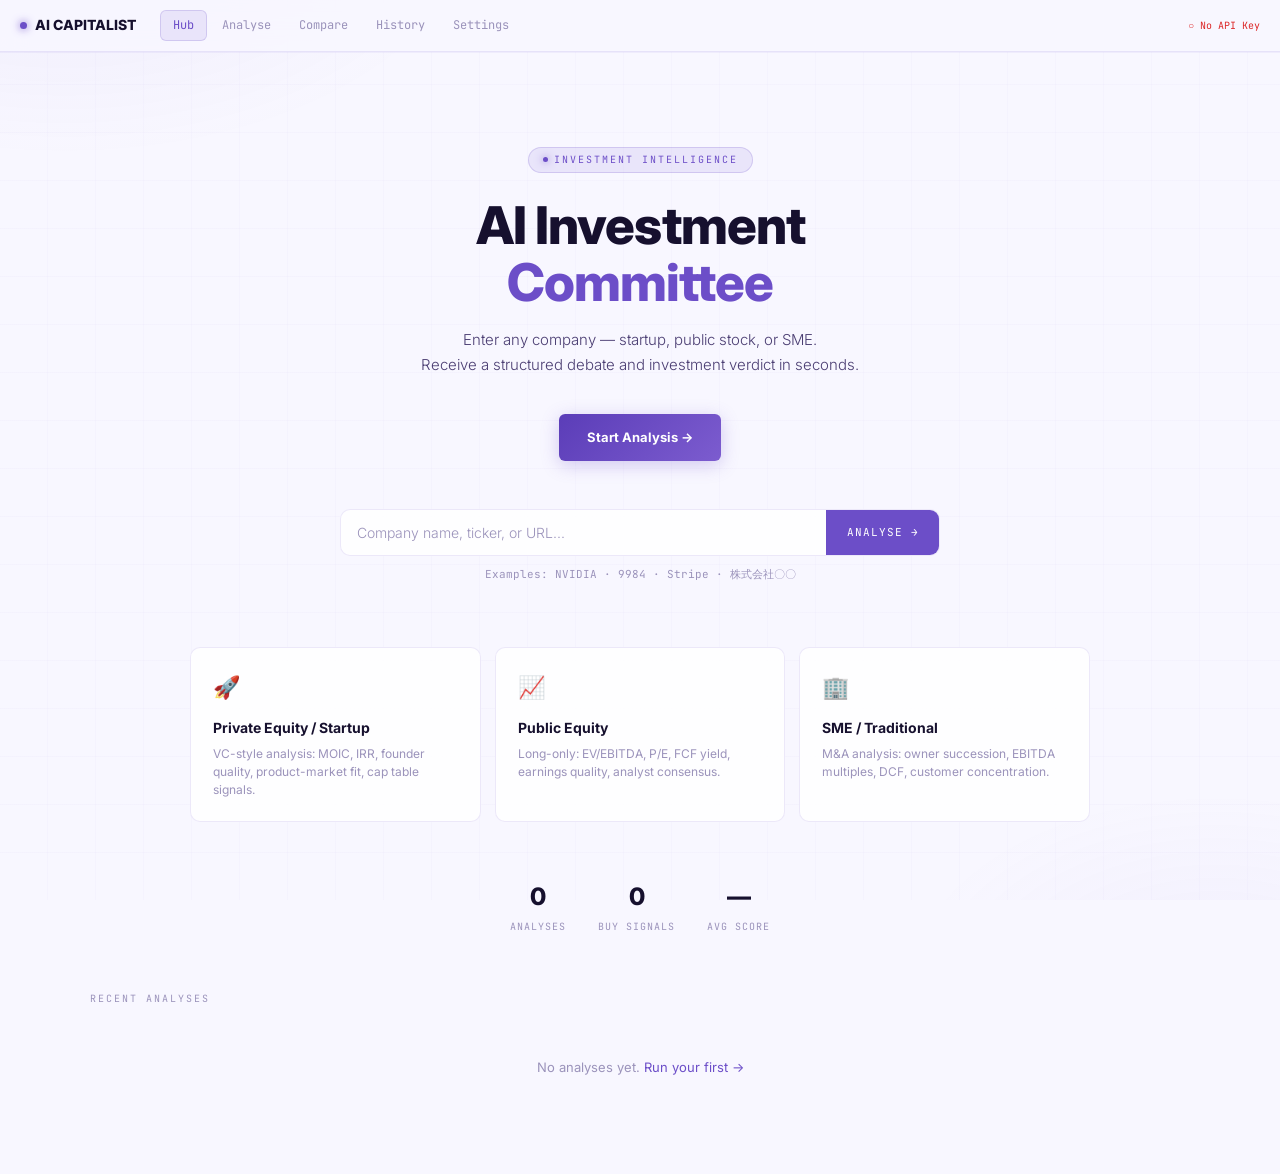
<file: index.html>
<!DOCTYPE html>
<html lang="en">
<head>
<meta charset="UTF-8">
<meta name="viewport" content="width=device-width, initial-scale=1.0, viewport-fit=cover">
<title>AI Capitalist</title>
<link rel="preconnect" href="https://fonts.googleapis.com">
<link rel="preconnect" href="https://fonts.gstatic.com" crossorigin>
<link href="https://fonts.googleapis.com/css2?family=Inter:wght@300;400;500;600;700;800&family=JetBrains+Mono:wght@300;400;500&display=swap" rel="stylesheet">
<link rel="stylesheet" href="shared/style.css">
<style>
  .hero { text-align: center; padding: 64px 20px 48px; }
  .hero-tag {
    display: inline-flex; align-items: center; gap: 6px;
    background: var(--accent-dim); border: 1px solid rgba(108,78,200,0.2);
    border-radius: 20px; padding: 4px 14px;
    font-family: var(--font-mono); font-size: 10px; letter-spacing: 2px;
    color: var(--accent); text-transform: uppercase; margin-bottom: 24px;
  }
  .hero-title {
    font-family: var(--font-display); font-weight: 800;
    font-size: clamp(32px, 6vw, 52px); line-height: 1.1;
    letter-spacing: -1px; color: var(--text-1); margin-bottom: 16px;
  }
  .hero-title span { color: var(--accent); }
  .hero-sub {
    font-size: 15px; color: var(--text-2); max-width: 480px;
    margin: 0 auto 36px; font-weight: 300; line-height: 1.7;
  }
  .hero-cta {
    display: inline-flex; align-items: center; gap: 8px;
    background: linear-gradient(135deg, #5b3db8, #7c5ccf);
    color: #ffffff; font-family: var(--font-display); font-weight: 700; font-size: 13px;
    padding: 13px 28px; border-radius: var(--radius-sm); text-decoration: none;
    transition: all 0.15s; box-shadow: 0 4px 18px rgba(108,78,200,0.28);
  }
  .hero-cta:hover { transform: translateY(-2px); box-shadow: 0 6px 28px rgba(108,78,200,0.42); }

  /* Mode cards */
  .modes-grid { display: grid; gap: 14px; max-width: 900px; margin: 0 auto 56px; }
  @media (min-width: 640px) { .modes-grid { grid-template-columns: repeat(3, 1fr); } }
  .mode-card {
    padding: 22px; border-radius: var(--radius); border: 1px solid var(--border);
    background: var(--surface); text-decoration: none; transition: all 0.2s;
    display: block;
  }
  .mode-card:hover { border-color: var(--border-hover); background: var(--surface-2); transform: translateY(-3px); }
  .mode-icon { font-size: 22px; margin-bottom: 12px; display: block; }
  .mode-name { font-family: var(--font-display); font-weight: 700; font-size: 14px; color: var(--text-1); margin-bottom: 5px; }
  .mode-desc { font-size: 12px; color: var(--text-3); line-height: 1.5; }
  .mode-card[data-mode="private"] { --mc: var(--purple); }
  .mode-card[data-mode="public"]  { --mc: var(--accent); }
  .mode-card[data-mode="sme"]     { --mc: var(--amber); }
  .mode-card:hover { border-color: color-mix(in srgb, var(--mc) 25%, transparent); }

  /* Quick start input */
  .quick-start { max-width: 600px; margin: 0 auto 64px; }
  .quick-start-inner {
    background: var(--surface); border: 1px solid var(--border);
    border-radius: var(--radius); overflow: hidden;
    display: flex; align-items: stretch;
    transition: border-color 0.15s;
  }
  .quick-start-inner:focus-within { border-color: rgba(108,78,200,0.3); }
  .quick-start-inner input {
    flex: 1; border: none; border-radius: 0; background: transparent;
    padding: 14px 16px; font-size: 14px;
  }
  .quick-start-inner input:focus { box-shadow: none; }
  .quick-start-inner button {
    border-left: 1px solid var(--border); padding: 0 20px;
    background: var(--accent); color: #fff;
    font-family: var(--font-mono); font-size: 11px; letter-spacing: 1px;
    cursor: pointer; border-top: none; border-right: none; border-bottom: none;
    transition: background 0.15s; white-space: nowrap;
  }
  .quick-start-inner button:hover { background: #5b3db8; }
  .quick-hint { font-size: 11px; color: var(--text-3); text-align: center; margin-top: 10px; font-family: var(--font-mono); }

  /* Stats row */
  .stats-row { display: flex; gap: 32px; justify-content: center; margin-bottom: 56px; flex-wrap: wrap; }
  .stat-item { text-align: center; }
  .stat-num { font-family: var(--font-display); font-weight: 800; font-size: 24px; color: var(--text-1); }
  .stat-label { font-family: var(--font-mono); font-size: 10px; color: var(--text-3); letter-spacing: 1px; text-transform: uppercase; margin-top: 3px; }

  /* Recent activity */
  .section-title {
    font-family: var(--font-mono); font-size: 10px; letter-spacing: 2px;
    text-transform: uppercase; color: var(--text-3); margin-bottom: 14px;
  }
  .history-row {
    display: flex; align-items: center; gap: 12px;
    padding: 12px 16px; border-radius: var(--radius-sm);
    border: 1px solid var(--border); background: var(--surface);
    text-decoration: none; transition: all 0.15s; margin-bottom: 8px;
  }
  .history-row:hover { border-color: var(--border-hover); background: var(--surface-2); }
  .history-name { font-size: 13px; color: var(--text-1); font-weight: 400; }
  .history-meta { font-size: 11px; color: var(--text-3); font-family: var(--font-mono); margin-top: 2px; }
  .history-score {
    margin-left: auto; font-family: var(--font-display); font-weight: 700;
    font-size: 18px;
  }
  .no-history { text-align: center; padding: 36px 0; color: var(--text-3); font-size: 13px; }
  .no-history a { color: var(--accent); text-decoration: none; }
</style>
<link rel="manifest" href="manifest.json">
<meta name="apple-mobile-web-app-capable" content="yes">
<meta name="apple-mobile-web-app-status-bar-style" content="black-translucent">
<meta name="apple-mobile-web-app-title" content="AI Capitalist">
<meta name="theme-color" content="#6c4ec8">
</head>
<body>
<div class="page">

  <nav class="nav">
    <a href="index.html" class="nav-brand">
      <span class="nav-dot"></span>
      AI CAPITALIST
    </a>
    <div class="nav-links">
      <a href="index.html"      class="nav-link active">Hub</a>
      <a href="capitalist.html" class="nav-link">Analyse</a>
      <a href="compare.html"    class="nav-link">Compare</a>
      <a href="history.html"    class="nav-link">History</a>
      <a href="settings.html"   class="nav-link">Settings</a>
    </div>
    <div class="nav-actions">
      <span id="apiStatus" class="text-xs text-muted">—</span>
    </div>
  </nav>

  <div class="main">

    <!-- Hero -->
    <div class="hero fade-up">
      <div class="hero-tag">
        <span class="nav-dot" style="width:5px;height:5px"></span>
        Investment Intelligence
      </div>
      <h1 class="hero-title">AI Investment<br><span>Committee</span></h1>
      <p class="hero-sub">
        Enter any company — startup, public stock, or SME.<br>
        Receive a structured debate and investment verdict in seconds.
      </p>
      <a href="capitalist.html?new=1" class="hero-cta">Start Analysis →</a>
    </div>

    <!-- Quick start -->
    <div class="quick-start fade-up">
      <div class="quick-start-inner">
        <input type="text" id="quickInput" placeholder="Company name, ticker, or URL..." autocomplete="off">
        <button onclick="goAnalyse()">ANALYSE →</button>
      </div>
      <p class="quick-hint">Examples: NVIDIA · 9984 · Stripe · 株式会社〇〇</p>
    </div>

    <!-- Mode cards -->
    <div class="modes-grid fade-up">
      <a href="capitalist.html?mode=private&new=1" class="mode-card" data-mode="private">
        <span class="mode-icon">🚀</span>
        <div class="mode-name">Private Equity / Startup</div>
        <div class="mode-desc">VC-style analysis: MOIC, IRR, founder quality, product-market fit, cap table signals.</div>
      </a>
      <a href="capitalist.html?mode=public&new=1" class="mode-card" data-mode="public">
        <span class="mode-icon">📈</span>
        <div class="mode-name">Public Equity</div>
        <div class="mode-desc">Long-only: EV/EBITDA, P/E, FCF yield, earnings quality, analyst consensus.</div>
      </a>
      <a href="capitalist.html?mode=sme&new=1" class="mode-card" data-mode="sme">
        <span class="mode-icon">🏢</span>
        <div class="mode-name">SME / Traditional</div>
        <div class="mode-desc">M&A analysis: owner succession, EBITDA multiples, DCF, customer concentration.</div>
      </a>
    </div>

    <!-- Stats -->
    <div class="stats-row fade-up" id="statsRow">
      <div class="stat-item">
        <div class="stat-num" id="statTotal">—</div>
        <div class="stat-label">Analyses</div>
      </div>
      <div class="stat-item">
        <div class="stat-num" id="statBuy">—</div>
        <div class="stat-label">Buy Signals</div>
      </div>
      <div class="stat-item">
        <div class="stat-num" id="statAvgScore">—</div>
        <div class="stat-label">Avg Score</div>
      </div>
    </div>

    <!-- Recent -->
    <div class="fade-up">
      <p class="section-title">Recent Analyses</p>
      <div id="recentList"></div>
    </div>

  </div><!-- /main -->
</div><!-- /page -->

<script src="shared/config.js"></script>
<script src="shared/agents.js"></script>
<script src="shared/modes.js"></script>
<script>
'use strict';

  const { loadConfig, loadHistory } = window.ConfigModule;
  const { getModeById } = window.ModesModule;

  async function init() {
    // API status
    const cfg = loadConfig();
    const statusEl = document.getElementById('apiStatus');
    statusEl.textContent = cfg.apiKey ? '● Connected' : '○ No API Key';
    statusEl.style.color = cfg.apiKey ? 'var(--green)' : 'var(--red)';

    // Stats + recent
    const history = await loadHistory();
    document.getElementById('statTotal').textContent = history.length;

    const buys = history.filter(h => h.verdict && (h.verdict === 'STRONG_BUY' || h.verdict === 'BUY')).length;
    document.getElementById('statBuy').textContent = buys;

    const scores = history.filter(h => typeof h.score === 'number').map(h => h.score);
    document.getElementById('statAvgScore').textContent = scores.length
      ? (scores.reduce((a,b) => a+b, 0) / scores.length).toFixed(1)
      : '—';

    renderRecent(history.slice(0, 5));
  }

  function renderRecent(items) {
    const el = document.getElementById('recentList');
    if (!items.length) {
      el.innerHTML = `<div class="no-history">No analyses yet. <a href="capitalist.html">Run your first →</a></div>`;
      return;
    }
    el.innerHTML = items.map(item => {
      const mode = getModeById(item.mode || 'private');
      const modeBadgeClass = { private: 'ab-private', public: 'ab-public', sme: 'ab-sme' }[item.mode] || 'ab-private';
      const scoreColor = item.score >= 7 ? 'var(--green)' : item.score >= 5 ? 'var(--amber)' : 'var(--red)';
      const dateStr = item.savedAt ? new Date(item.savedAt).toLocaleDateString('en-US', { month:'short', day:'numeric', year:'numeric' }) : '';
      return `
        <a href="capitalist.html?id=${encodeURIComponent(item.id || '')}" class="history-row">
          <span style="font-size:18px">${mode.icon}</span>
          <div>
            <div class="history-name">${escHtml(item.name || 'Unnamed')}</div>
            <div class="history-meta"><span class="asset-badge ${modeBadgeClass}">${mode.label.en}</span> &nbsp;${dateStr}</div>
          </div>
          ${item.score != null ? `<div class="history-score" style="color:${scoreColor}">${item.score}<span style="font-size:11px;color:var(--text-3)">/10</span></div>` : ''}
        </a>
      `;
    }).join('');
  }

  function escHtml(s) {
    return String(s).replace(/&/g,'&amp;').replace(/</g,'&lt;').replace(/>/g,'&gt;').replace(/"/g,'&quot;');
  }

  function goAnalyse() {
    const val = document.getElementById('quickInput').value.trim();
    if (!val) { window.location.href = 'capitalist.html'; return; }
    window.location.href = 'capitalist.html?q=' + encodeURIComponent(val);
  }

  document.getElementById('quickInput').addEventListener('keydown', e => {
    if (e.key === 'Enter') goAnalyse();
  });

  init();
</script>
</body>
</html>
</file>
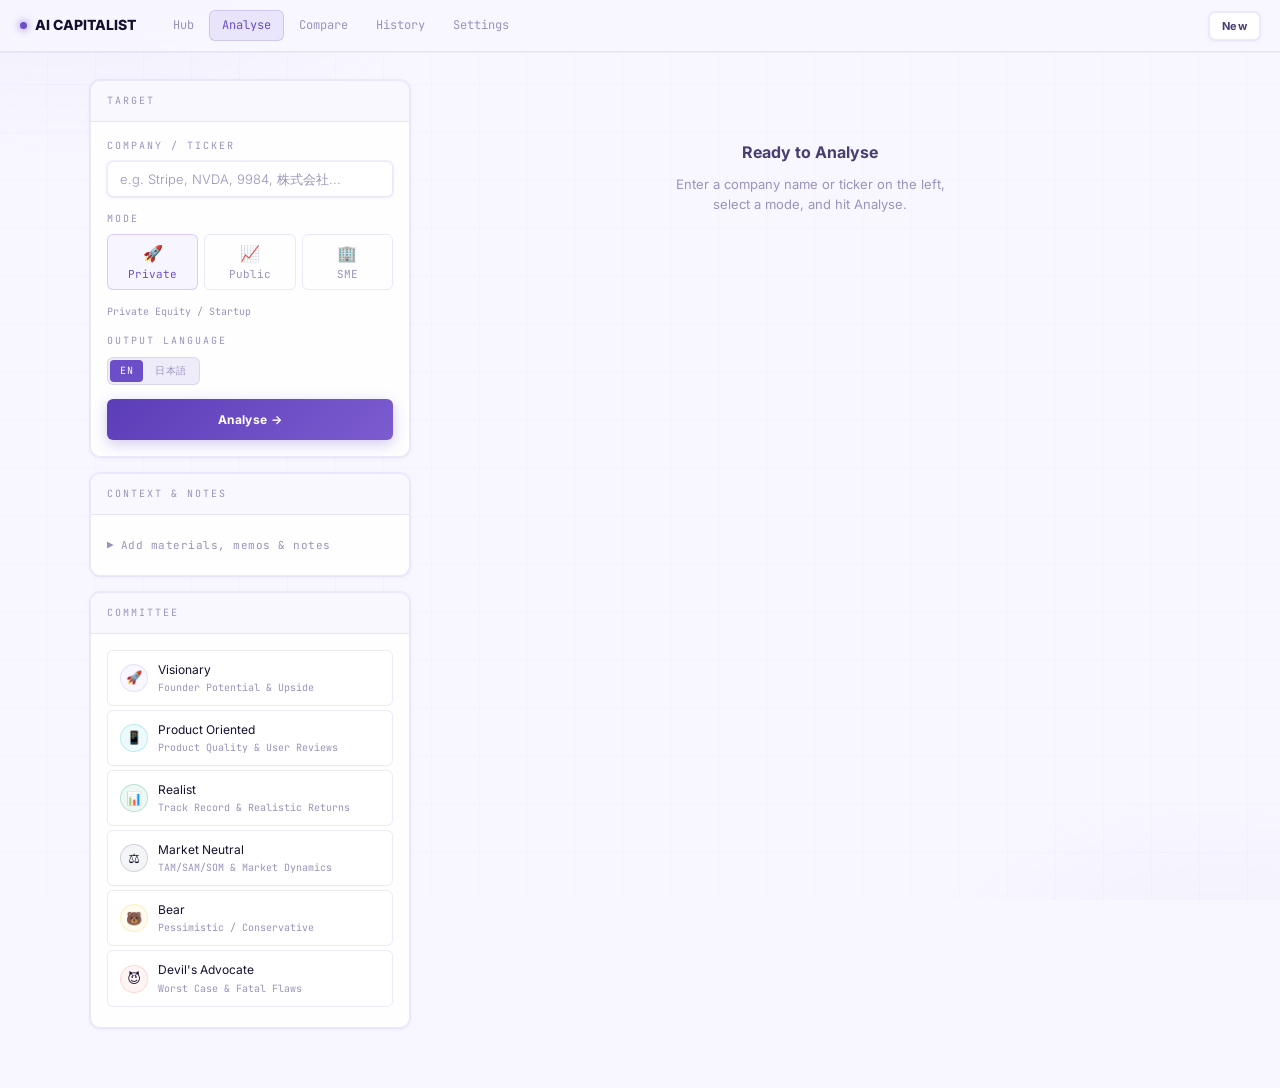
<file: capitalist.html>
<!DOCTYPE html>
<html lang="en">
<head>
<meta charset="UTF-8">
<meta name="viewport" content="width=device-width, initial-scale=1.0, viewport-fit=cover, maximum-scale=1.0">
<title>Analyse — AI Capitalist</title>
<link rel="preconnect" href="https://fonts.googleapis.com">
<link rel="preconnect" href="https://fonts.gstatic.com" crossorigin>
<link href="https://fonts.googleapis.com/css2?family=Inter:wght@300;400;500;600;700;800&family=JetBrains+Mono:wght@300;400;500&display=swap" rel="stylesheet">
<link rel="stylesheet" href="shared/style.css">
<style>
/* ── Chat / Discussion ── */
.chat-chip {
  padding: 4px 12px; border-radius: 20px; border: 1px solid var(--border);
  background: transparent; font-size: 10px; font-family: var(--font-mono);
  color: var(--text-3); cursor: pointer; transition: all 0.15s;
}
.chat-chip:hover { border-color: var(--accent); color: var(--accent); }
.chat-chip.active { background: var(--accent-dim); border-color: rgba(108,78,200,0.4); color: var(--accent); }
.chat-msg { display:flex; flex-direction:column; gap:4px; }
.chat-msg-label { font-size:10px; font-family:var(--font-mono); color:var(--text-3); }
.chat-msg-bubble {
  padding: 10px 14px; border-radius: var(--radius-sm);
  font-size: 12px; line-height: 1.6; color: var(--text-1);
}
.chat-msg-bubble.user { background: var(--accent-dim); border: 1px solid rgba(108,78,200,0.2); align-self:flex-end; max-width:85%; }
.chat-msg-bubble.assistant { background: var(--surface); border: 1px solid var(--border); }
.chat-msg-bubble.thinking { color: var(--text-3); font-style: italic; }
.chat-msg-bubble.thinking .thinking-dot { display:inline-block; width:6px; height:6px; border-radius:50%; background:var(--text-3); margin:0 2px; animation:chatDotBounce 1.2s ease-in-out infinite; }
.chat-msg-bubble.thinking .thinking-dot:nth-child(2){animation-delay:0.2s}
.chat-msg-bubble.thinking .thinking-dot:nth-child(3){animation-delay:0.4s}
@keyframes chatDotBounce { 0%,60%,100%{transform:translateY(0);opacity:0.4} 30%{transform:translateY(-6px);opacity:1} }

/* ── Mode buttons ── */
.mode-selector { display: flex; gap: 6px; margin-bottom: 14px; }
.mode-btn {
  flex: 1; padding: 8px 4px; border-radius: var(--radius-sm);
  border: 1px solid var(--border); background: transparent;
  font-size: 11px; font-family: var(--font-mono); color: var(--text-3);
  cursor: pointer; text-align: center; transition: all 0.15s;
}
.mode-btn:hover { border-color: var(--border-hover); color: var(--text-2); }
.mode-btn.active { color: var(--text-1); }
.mode-btn[data-mode="private"].active { border-color: rgba(167,139,250,0.4); background: rgba(167,139,250,0.08); color: var(--purple); }
.mode-btn[data-mode="public"].active  { border-color: rgba(5,150,105,0.4);   background: rgba(5,150,105,0.08);   color: var(--green); }
.mode-btn[data-mode="sme"].active     { border-color: rgba(251,191,36,0.4);  background: rgba(251,191,36,0.08);  color: var(--amber); }
.mode-icon-lg { font-size: 16px; display: block; margin-bottom: 3px; }

/* ── Language toggle ── */
.lang-toggle {
  display: inline-flex; gap: 2px;
  background: var(--accent-dim); border-radius: var(--radius-sm);
  padding: 2px; border: 1px solid rgba(108,78,200,0.15);
}
.lang-btn {
  padding: 4px 10px; border-radius: 4px; border: none;
  font-family: var(--font-mono); font-size: 10px; letter-spacing: 0.5px;
  cursor: pointer; background: transparent; color: var(--text-3);
  transition: all 0.15s;
}
.lang-btn.active { background: var(--accent); color: #fff; }

/* ── Context / Notes card ── */
.context-toggle-btn {
  display: flex; align-items: center; gap: 6px; width: 100%;
  background: none; border: none; cursor: pointer;
  padding: 7px 0; font-size: 11px; color: var(--text-3);
  font-family: var(--font-mono); letter-spacing: 0.5px; transition: color 0.15s;
}
.context-toggle-btn:hover { color: var(--accent); }
.context-toggle-btn .arrow { transition: transform 0.2s; }
.context-toggle-btn.open .arrow { transform: rotate(90deg); }
.context-body { display: none; margin-top: 8px; }
.context-body.open { display: block; }
.context-body textarea {
  font-size: 11px; font-family: var(--font-mono); line-height: 1.5;
  min-height: 80px; resize: vertical;
}
.context-hint { font-size: 10px; color: var(--text-3); margin-top: 5px; font-family: var(--font-mono); line-height: 1.4; }

/* ── Drop zone ── */
.ctx-drop-zone {
  border: 1.5px dashed rgba(108,78,200,0.25); border-radius: var(--radius-sm);
  padding: 12px 10px; text-align: center; cursor: pointer;
  transition: all 0.15s; background: rgba(108,78,200,0.02);
  margin-bottom: 8px; position: relative;
}
.ctx-drop-zone:hover,
.ctx-drop-zone.drag-over { border-color: var(--accent); background: var(--accent-dim); }
.ctx-drop-zone input[type="file"] {
  position: absolute; inset: 0; opacity: 0; cursor: pointer; width: 100%; height: 100%;
}
.ctx-drop-label { font-size: 10px; color: var(--text-3); font-family: var(--font-mono); line-height: 1.5; pointer-events: none; }
.ctx-drop-label strong { color: var(--accent); }
.ctx-file-list { margin-bottom: 8px; }
.ctx-file-chip {
  display: inline-flex; align-items: center; gap: 5px;
  padding: 3px 9px; margin: 2px 3px 2px 0;
  border-radius: 20px; font-size: 10px; font-family: var(--font-mono);
  background: var(--accent-dim); border: 1px solid rgba(108,78,200,0.2); color: var(--accent);
}
.ctx-file-chip button {
  background: none; border: none; cursor: pointer; color: var(--text-3);
  font-size: 11px; padding: 0; line-height: 1;
}
.ctx-file-chip button:hover { color: var(--red); }
.ctx-loading { font-size: 10px; color: var(--text-3); font-family: var(--font-mono); margin: 4px 0; }

/* ── Agent list ── */
.agent-item {
  display: flex; align-items: center; gap: 10px;
  padding: 9px 12px; border-radius: var(--radius-sm); margin-bottom: 4px;
  border: 1px solid var(--border); background: var(--surface); transition: all 0.15s;
}
.agent-avatar {
  width: 28px; height: 28px; border-radius: 50%;
  display: flex; align-items: center; justify-content: center;
  font-size: 13px; flex-shrink: 0;
}
.agent-info { flex: 1; min-width: 0; }
.agent-name { font-size: 12px; color: var(--text-1); font-weight: 400; }
.agent-role { font-size: 10px; color: var(--text-3); font-family: var(--font-mono); margin-top: 1px; }

/* ── Status bar ── */
.status-bar {
  display: flex; align-items: center; gap: 10px;
  padding: 10px 14px; border-radius: var(--radius-sm);
  border: 1px solid var(--border); background: var(--surface);
  margin-bottom: 16px; font-size: 12px; color: var(--text-2);
}
.status-step { font-family: var(--font-mono); font-size: 10px; color: var(--text-3); margin-left: auto; }

/* ── Debate grid ── */
.debate-grid { display: grid; gap: 12px; }
@media (min-width: 900px) { .debate-grid { grid-template-columns: 1fr 1fr; } }
.agent-card {
  border-radius: var(--radius); border: 1px solid var(--border);
  background: var(--surface); overflow: hidden; transition: border-color 0.2s;
}
.agent-card.active { animation: card-glow 1.5s ease infinite; }
@keyframes card-glow { 0%,100%{box-shadow:none} 50%{box-shadow:0 0 14px rgba(108,78,200,0.15)} }
.agent-card-header {
  padding: 10px 14px; border-bottom: 1px solid var(--border);
  display: flex; align-items: center; gap: 8px;
}
.agent-card-body {
  padding: 14px; font-size: 12px; color: var(--text-1); line-height: 1.6; min-height: 80px;
}
.agent-card-body.streaming::after { content: '▋'; animation: blink 0.7s step-end infinite; }
@keyframes blink { 0%,100%{opacity:1} 50%{opacity:0} }
.thinking-dots::after { content: '...'; animation: dots 1.2s steps(4,end) infinite; }
@keyframes dots { 0%{content:'.'} 33%{content:'..'} 66%{content:'...'} 100%{content:'.'} }

/* ── Synthesis ── */
.synthesis-section { margin-bottom: 20px; }
.synth-label { font-family: var(--font-mono); font-size: 10px; letter-spacing: 2px; text-transform: uppercase; color: var(--text-3); margin-bottom: 8px; }
.synth-body { font-size: 13px; color: var(--text-1); line-height: 1.7; }

/* ── Verdict ── */
.verdict-block {
  border: 1px solid var(--border); border-radius: var(--radius);
  background: var(--surface); padding: 20px 24px;
  display: flex; align-items: center; gap: 20px; flex-wrap: wrap;
}
.verdict-label { font-family: var(--font-mono); font-size: 10px; color: var(--text-3); letter-spacing: 2px; text-transform: uppercase; margin-bottom: 8px; }
.verdict-badge-lg {
  font-family: var(--font-display); font-weight: 800;
  font-size: 20px; letter-spacing: 0.5px; padding: 8px 20px;
  border-radius: var(--radius); display: inline-block;
}
.score-ring {
  width: 64px; height: 64px; border-radius: 50%; flex-shrink: 0;
  display: flex; align-items: center; justify-content: center;
  font-family: var(--font-display); font-weight: 800; font-size: 20px;
}
.return-scenarios { display: flex; gap: 12px; flex-wrap: wrap; }
.scenario-box {
  padding: 10px 16px; border-radius: var(--radius-sm);
  border: 1px solid var(--border); background: var(--surface-2);
  text-align: center; min-width: 90px;
}
.scenario-label { font-size: 10px; font-family: var(--font-mono); color: var(--text-3); margin-bottom: 4px; }
.scenario-value { font-family: var(--font-display); font-weight: 700; font-size: 15px; }

/* ── Empty state ── */
.empty-state { text-align: center; padding: 60px 20px; color: var(--text-3); font-size: 13px; }
.empty-state h3 { font-family: var(--font-display); font-size: 16px; color: var(--text-2); margin-bottom: 8px; }

/* ── Research pills ── */
.section-pills { display: flex; gap: 6px; flex-wrap: wrap; margin-bottom: 14px; }
.section-pill {
  padding: 4px 10px; border-radius: 20px;
  font-size: 10px; font-family: var(--font-mono); letter-spacing: 0.5px;
  border: 1px solid var(--border); color: var(--text-3); background: transparent; transition: all 0.15s;
}
.section-pill.done { border-color: rgba(5,150,105,0.3); color: var(--green); background: rgba(5,150,105,0.07); }
.section-pill.active { border-color: rgba(108,78,200,0.4); color: var(--accent); background: var(--accent-dim); animation: card-glow 1.5s ease infinite; }

/* ── Export dropdown ── */
.export-wrap { position: relative; display: inline-block; }
.export-menu {
  position: absolute; top: calc(100% + 4px); right: 0; z-index: 50;
  background: var(--surface-2); border: 1px solid var(--border);
  border-radius: var(--radius-sm); box-shadow: var(--shadow);
  min-width: 200px; overflow: hidden; display: none;
}
.export-menu.open { display: block; }
.export-menu-item {
  display: flex; align-items: center; gap: 10px;
  padding: 10px 14px; font-size: 12px; color: var(--text-2);
  cursor: pointer; border: none; background: none; width: 100%; text-align: left;
  transition: background 0.1s; font-family: var(--font-body);
}
.export-menu-item:hover { background: var(--accent-dim); color: var(--accent); }
.export-menu-item .icon { font-size: 14px; width: 16px; text-align: center; }

/* ── Toast ── */
.toast-float {
  position: fixed; bottom: 24px; right: 24px;
  background: var(--accent); border-radius: var(--radius-sm);
  padding: 10px 18px; font-size: 12px; color: #fff;
  font-family: var(--font-mono); opacity: 0; pointer-events: none;
  transform: translateY(8px); transition: all 0.2s; z-index: 999;
  box-shadow: 0 4px 16px rgba(108,78,200,0.3);
}
.toast-float.show { opacity: 1; transform: translateY(0); }

/* ── Mobile overrides ── */
@media (max-width: 767px) {
  .workspace { display: flex !important; flex-direction: column; }
  .sidebar { order: 0; }
  main { order: 1; }
  .debate-grid { grid-template-columns: 1fr !important; }
  .verdict-block { flex-direction: column; gap: 12px; align-items: flex-start; }
  .return-scenarios { justify-content: flex-start; }
  .mode-selector { flex-wrap: nowrap; overflow-x: auto; }
  .mode-btn { min-width: 72px; flex-shrink: 0; }
  .tab-bar { overflow-x: auto; }
  .export-menu { right: auto; left: 0; }
  .summary-grid { grid-template-columns: 1fr !important; }
  .verdict-badge-lg { font-size: 16px; padding: 6px 14px; }
  .score-ring { width: 52px; height: 52px; font-size: 16px; }
  .nav-links .hide-mobile { display: none; }
}
@media (max-width: 480px) {
  .main { padding: 10px 10px 40px; }
}
</style>
<link rel="manifest" href="manifest.json">
<meta name="apple-mobile-web-app-capable" content="yes">
<meta name="apple-mobile-web-app-status-bar-style" content="black-translucent">
<meta name="apple-mobile-web-app-title" content="AI Capitalist">
<meta name="theme-color" content="#6c4ec8">
</head>
<body>
<div class="page">

  <nav class="nav">
    <a href="index.html" class="nav-brand">
      <span class="nav-dot"></span>
      AI CAPITALIST
    </a>
    <div class="nav-links">
      <a href="index.html"      class="nav-link hide-mobile" onclick="return navGuard(event)">Hub</a>
      <a href="capitalist.html" class="nav-link active">Analyse</a>
      <a href="compare.html"    class="nav-link hide-mobile" onclick="return navGuard(event)">Compare</a>
      <a href="history.html"    class="nav-link hide-mobile" onclick="return navGuard(event)">History</a>
      <a href="settings.html"   class="nav-link" onclick="return navGuard(event)">Settings</a>
    </div>
    <div class="nav-actions">
      <button class="btn btn-ghost btn-sm" id="btnNew" onclick="resetAnalysis()">New</button>
    </div>
  </nav>

  <!-- Analysis-in-progress warning banner -->
  <div id="analysisWarningBanner" style="display:none;background:#2d1f4e;border-bottom:1px solid rgba(108,78,200,0.4);padding:8px 20px;text-align:center;font-size:11px;color:rgba(200,180,255,0.9);font-family:var(--font-mono);">
    ⚠ Analysis in progress — do not leave this page or the analysis will be cancelled.
  </div>

  <div class="main">
    <div class="workspace">

      <!-- ── Sidebar ── -->
      <aside class="sidebar">

        <!-- Input card -->
        <div class="card">
          <div class="card-header"><span class="card-title">Target</span></div>
          <div class="card-body">
            <div class="field">
              <label class="field-label">Company / Ticker</label>
              <input type="text" id="targetInput" placeholder="e.g. Stripe, NVDA, 9984, 株式会社..." autocomplete="off">
            </div>
            <div class="field">
              <label class="field-label">Mode</label>
              <div class="mode-selector">
                <button class="mode-btn" data-mode="private" onclick="selectMode('private')">
                  <span class="mode-icon-lg">🚀</span>Private
                </button>
                <button class="mode-btn" data-mode="public" onclick="selectMode('public')">
                  <span class="mode-icon-lg">📈</span>Public
                </button>
                <button class="mode-btn" data-mode="sme" onclick="selectMode('sme')">
                  <span class="mode-icon-lg">🏢</span>SME
                </button>
              </div>
            </div>
            <div id="modeHint" class="text-xs text-muted" style="margin-bottom:14px;line-height:1.5;"></div>

            <!-- Language toggle -->
            <div class="field" style="margin-bottom:14px">
              <label class="field-label">Output Language</label>
              <div class="lang-toggle">
                <button class="lang-btn active" id="langEN" onclick="setLang('en')">EN</button>
                <button class="lang-btn"        id="langJA" onclick="setLang('ja')">日本語</button>
              </div>
            </div>

            <button class="btn btn-primary" id="btnAnalyse" onclick="startAnalysis()">
              Analyse →
            </button>
            <div id="errorBox" class="error-box hidden" style="margin-top:10px;"></div>
          </div>
        </div>

        <!-- Context / Notes card (above Committee) -->
        <div class="card mt-12">
          <div class="card-header"><span class="card-title">Context &amp; Notes</span></div>
          <div class="card-body">
            <button class="context-toggle-btn" id="contextToggleBtn" onclick="toggleContext()">
              <span class="arrow">▶</span>
              Add materials, memos &amp; notes
            </button>
            <div class="context-body" id="contextBody">

              <!-- File drop zone -->
              <div class="ctx-drop-zone" id="ctxDropZone">
                <input type="file" id="ctxFileInput" multiple
                  accept=".txt,.md,.csv,.json,.pdf,.doc,.docx"
                  onchange="handleFileSelect(this.files)">
                <div class="ctx-drop-label">
                  <strong>Drop files here</strong> or click to browse<br>
                  .txt · .md · .csv · .pdf · .docx
                </div>
              </div>
              <div class="ctx-file-list" id="ctxFileList"></div>
              <div class="ctx-loading hidden" id="ctxLoading">⏳ Reading file...</div>

              <!-- Manual text input -->
              <textarea id="contextInput" placeholder="Or paste text directly — financial data, pitch deck notes, news articles, due diligence findings..."></textarea>
              <div style="display:flex;align-items:center;gap:8px;margin-top:6px">
                <button class="btn btn-ghost btn-sm" style="font-size:11px;padding:4px 12px" onclick="applyNotes()">✓ Apply Notes</button>
                <span id="notesAppliedBadge" style="display:none;font-size:10px;font-family:var(--font-mono);color:var(--green)">● Applied to next analysis</span>
              </div>
              <p class="context-hint">All content above is shared with every agent as additional context. Especially useful for private companies and SMEs with limited public data.</p>
            </div>
          </div>
        </div>

        <!-- Agents card -->
        <div class="card mt-12">
          <div class="card-header"><span class="card-title">Committee</span></div>
          <div class="card-body" id="agentList"></div>
        </div>

      </aside>

      <!-- ── Main panel ── -->
      <main>
        <!-- Progress -->
        <div id="progressWrap" class="hidden">
          <div class="progress-track"><div class="progress-bar" id="progressBar" style="width:0%"></div></div>
          <div class="status-bar">
            <span class="spin" style="font-size:12px">↻</span>
            <span id="statusMsg">Starting...</span>
            <span class="status-step" id="statusStep"></span>
          </div>
        </div>

        <!-- Empty state -->
        <div id="emptyState" class="empty-state">
          <h3>Ready to Analyse</h3>
          <p>Enter a company name or ticker on the left,<br>select a mode, and hit Analyse.</p>
        </div>

        <!-- Results -->
        <div id="resultsWrap" class="hidden">

          <!-- Result header -->
          <div style="display:flex;align-items:center;gap:12px;margin-bottom:20px;flex-wrap:wrap;">
            <div>
              <div class="text-xs text-muted" style="margin-bottom:4px">Analysis result for</div>
              <div style="font-family:var(--font-display);font-weight:800;font-size:20px;" id="resName"></div>
            </div>
            <div id="resModeTag" style="margin-left:auto;"></div>
            <!-- Export dropdown -->
            <div class="export-wrap" id="exportWrap">
              <button class="btn btn-ghost btn-sm" onclick="toggleExportMenu()">Export ▾</button>
              <div class="export-menu" id="exportMenu">
                <button class="export-menu-item" onclick="exportPDF()">
                  <span class="icon">📑</span> Download as PDF
                </button>
                <button class="export-menu-item" onclick="exportWord()">
                  <span class="icon">📄</span> Download as Word (.doc)
                </button>
                <button class="export-menu-item" onclick="exportGoogleDocs()">
                  <span class="icon">📋</span> Copy for Google Docs
                </button>
                <button class="export-menu-item" onclick="exportText()">
                  <span class="icon">📝</span> Download as Text (.txt)
                </button>
              </div>
            </div>
          </div>

          <!-- Verdict -->
          <div class="verdict-block" id="verdictBlock" style="margin-bottom:20px;"></div>

          <!-- Result tabs -->
          <div class="tab-bar">
            <button class="tab active" onclick="showTab('tabSynth',this)" id="tabBtnSynth">Synthesis</button>
            <button class="tab" onclick="showTab('tabDebate',this)" id="tabBtnDebate">Agent Debate</button>
            <button class="tab" onclick="showTab('tabResearch',this)" id="tabBtnResearch">Research</button>
          </div>

          <div id="tabSynth" class="tab-panel active">
            <div id="synthContent"></div>
          </div>
          <div id="tabDebate" class="tab-panel">
            <div id="debateGrid" class="debate-grid"></div>
          </div>
          <div id="tabResearch" class="tab-panel">
            <div id="researchContent"></div>
          </div>

        </div><!-- /resultsWrap -->

        <!-- ── Discussion / Chat ── -->
        <div id="chatSection" class="hidden" style="margin-top:24px">
          <div style="display:flex;align-items:center;gap:10px;margin-bottom:12px">
            <span style="font-family:var(--font-mono);font-size:10px;letter-spacing:2px;text-transform:uppercase;color:var(--text-3)">Discussion</span>
            <span style="font-size:10px;color:var(--text-3);font-family:var(--font-mono)">— ask questions or provide new context to re-run an agent</span>
          </div>
          <!-- Agent selector chips -->
          <div style="display:flex;flex-wrap:wrap;gap:6px;margin-bottom:12px;align-items:center">
            <span style="font-size:10px;color:var(--text-3);font-family:var(--font-mono);margin-right:4px">Target:</span>
            <button id="chatChip_all" class="chat-chip active" onclick="setChatAgent(null)">🧠 CIO (General)</button>
            <span id="chatAgentChips"></span>
          </div>
          <!-- Messages -->
          <div id="chatMessages" style="min-height:60px;max-height:480px;overflow-y:auto;margin-bottom:12px;display:flex;flex-direction:column;gap:12px"></div>
          <!-- Input -->
          <div style="display:flex;gap:8px;align-items:flex-end">
            <textarea id="chatInput" rows="2" placeholder="Ask a question or add context for re-analysis..." style="flex:1;font-size:12px;font-family:var(--font-mono);resize:vertical;min-height:52px"></textarea>
            <div style="display:flex;flex-direction:column;gap:6px">
              <button class="btn btn-primary btn-sm" onclick="sendChat()" id="btnSendChat" style="white-space:nowrap">Send ↵</button>
              <button class="btn btn-ghost btn-sm" onclick="rerunTargetAgent()" id="btnRerun" style="white-space:nowrap;display:none">↻ Re-run</button>
            </div>
          </div>
        </div>

        <!-- Live debate -->
        <div id="liveDebate" class="hidden">
          <p class="synth-label" style="margin-bottom:12px">Committee Deliberating</p>
          <div id="sectionPills" class="section-pills"></div>
          <div id="liveGrid" class="debate-grid"></div>
        </div>

      </main>

    </div><!-- /workspace -->
  </div><!-- /main -->
</div><!-- /page -->

<div class="toast-float" id="toastFloat"></div>

<script src="shared/config.js"></script>
<script src="shared/agents.js"></script>
<script src="shared/modes.js"></script>
<script>
'use strict';

const { loadConfig, callClaude, classifyInput, detectLang, saveAnalysis, md, safeJsonParse } = window.ConfigModule;
const { getActiveAgents, buildAgentSystemPrompt } = window.AgentsModule;
const { getModeById, loadModes } = window.ModesModule;

let currentMode = 'private';
// Chat state
let chatHistory   = [];   // {role, agentId, agentName, content}[]
let chatAgentId   = null; // currently targeted agent (null = CIO general)
let lastAnalysis  = null; // {target, mode, research, debate, synthesis}
let currentLang = 'en';   // 'en' | 'ja'
let isRunning    = false;
let liveAgentEls = {};

// Prevent page navigation while analysis is running
function navGuard(e) {
  if (!isRunning) return true;
  e.preventDefault();
  showToast('⚠ Analysis in progress — please wait for completion.');
  return false;
}

// Show/hide the analysis warning banner
function setRunningState(running) {
  isRunning = running;
  const banner = document.getElementById('analysisWarningBanner');
  if (banner) banner.style.display = running ? 'block' : 'none';
}

// Block browser back/forward/close while running
window.addEventListener('beforeunload', (e) => {
  if (isRunning) {
    e.preventDefault();
    e.returnValue = 'Analysis is in progress. Leaving now will cancel it.';
  }
});

// ── Language helpers ──────────────────────────────────
function setLang(lang) {
  currentLang = lang;
  document.getElementById('langEN').classList.toggle('active', lang === 'en');
  document.getElementById('langJA').classList.toggle('active', lang === 'ja');
}

function getLangInstruction() {
  return currentLang === 'ja'
    ? '\n\nIMPORTANT: Write your entire response in Japanese (日本語で回答してください)。'
    : '\n\nIMPORTANT: Write your entire response in English.';
}

// ── Context toggle ────────────────────────────────────
function toggleContext() {
  const btn  = document.getElementById('contextToggleBtn');
  const body = document.getElementById('contextBody');
  btn.classList.toggle('open');
  body.classList.toggle('open');
}

// ── File drag-and-drop ────────────────────────────────
const _ctxFiles = {}; // id → { name, text }
let   _ctxFileId = 0;

function initDropZone() {
  const zone = document.getElementById('ctxDropZone');
  if (!zone) return;

  zone.addEventListener('dragover', e => {
    e.preventDefault();
    zone.classList.add('drag-over');
  });
  zone.addEventListener('dragleave', () => zone.classList.remove('drag-over'));
  zone.addEventListener('drop', e => {
    e.preventDefault();
    zone.classList.remove('drag-over');
    // Auto-open context section
    const body = document.getElementById('contextBody');
    const btn  = document.getElementById('contextToggleBtn');
    if (!body.classList.contains('open')) {
      body.classList.add('open');
      btn.classList.add('open');
    }
    handleFileSelect(e.dataTransfer.files);
  });
}

async function handleFileSelect(files) {
  if (!files || !files.length) return;
  for (const file of Array.from(files)) {
    await readFileToContext(file);
  }
}

async function readFileToContext(file) {
  const loading = document.getElementById('ctxLoading');
  loading.textContent = `⏳ Reading "${file.name}"...`;
  loading.classList.remove('hidden');

  try {
    let text = '';
    const ext = file.name.split('.').pop().toLowerCase();

    if (ext === 'pdf') {
      text = await readPdf(file);
    } else if (['docx','doc'].includes(ext)) {
      // .docx: extract raw text from the XML inside the zip
      text = await readDocx(file);
    } else {
      // txt, md, csv, json, etc.
      text = await file.text();
    }

    if (!text.trim()) {
      loading.textContent = `⚠️ No readable text found in "${file.name}"`;
      setTimeout(() => loading.classList.add('hidden'), 3000);
      return;
    }

    // Truncate per-file to 8000 chars to stay within token budget
    const truncated = text.length > 8000
      ? text.slice(0, 8000) + `\n[... truncated – file has ${text.length} total chars]`
      : text;

    const id = ++_ctxFileId;
    _ctxFiles[id] = { name: file.name, text: truncated };
    renderFileChips();

  } catch(err) {
    loading.textContent = `❌ Failed to read "${file.name}": ${err.message}`;
    setTimeout(() => loading.classList.add('hidden'), 4000);
    return;
  }

  loading.classList.add('hidden');
}

// Read PDF via PDF.js (loaded from CDN on first use)
async function readPdf(file) {
  if (!window.pdfjsLib) {
    await loadScript('https://cdnjs.cloudflare.com/ajax/libs/pdf.js/3.11.174/pdf.min.js');
    window.pdfjsLib.GlobalWorkerOptions.workerSrc =
      'https://cdnjs.cloudflare.com/ajax/libs/pdf.js/3.11.174/pdf.worker.min.js';
  }
  const arrayBuffer = await file.arrayBuffer();
  const pdf = await window.pdfjsLib.getDocument({ data: arrayBuffer }).promise;
  const pages = [];
  for (let i = 1; i <= Math.min(pdf.numPages, 30); i++) {
    const page    = await pdf.getPage(i);
    const content = await page.getTextContent();
    pages.push(content.items.map(item => item.str).join(' '));
  }
  return pages.join('\n');
}

// Read .docx: unzip and extract word/document.xml text
async function readDocx(file) {
  if (!window.JSZip) {
    await loadScript('https://cdnjs.cloudflare.com/ajax/libs/jszip/3.10.1/jszip.min.js');
  }
  const arrayBuffer = await file.arrayBuffer();
  const zip  = await window.JSZip.loadAsync(arrayBuffer);
  const xml  = await zip.file('word/document.xml').async('string');
  // Strip XML tags and decode entities
  return xml
    .replace(/<w:p[ >]/g, '\n<w:p ')
    .replace(/<[^>]+>/g, '')
    .replace(/&lt;/g,'<').replace(/&gt;/g,'>').replace(/&amp;/g,'&')
    .replace(/\n{3,}/g, '\n\n').trim();
}

function loadScript(src) {
  return new Promise((resolve, reject) => {
    if (document.querySelector(`script[src="${src}"]`)) { resolve(); return; }
    const s = document.createElement('script');
    s.src = src; s.onload = resolve; s.onerror = reject;
    document.head.appendChild(s);
  });
}

function removeFile(id) {
  delete _ctxFiles[id];
  renderFileChips();
}

function renderFileChips() {
  const list = document.getElementById('ctxFileList');
  const ids  = Object.keys(_ctxFiles);
  if (!ids.length) { list.innerHTML = ''; return; }
  list.innerHTML = ids.map(id => `
    <span class="ctx-file-chip">
      📄 ${escHtmlCtx(_ctxFiles[id].name)}
      <button onclick="removeFile(${id})" title="Remove">✕</button>
    </span>
  `).join('');
}

function escHtmlCtx(s) {
  return String(s).replace(/&/g,'&amp;').replace(/</g,'&lt;').replace(/>/g,'&gt;');
}

function getContext() {
  // Combine file contents + manual text
  const fileParts = Object.values(_ctxFiles).map(f =>
    `--- File: ${f.name} ---\n${f.text}`
  );
  const manual = (document.getElementById('contextInput').value || '').trim();
  return [...fileParts, manual].filter(Boolean).join('\n\n');
}

// ── Apply Notes button ────────────────────────────────
function applyNotes() {
  const ctx = getContext();
  const badge = document.getElementById('notesAppliedBadge');
  badge.style.display = ctx ? 'inline' : 'none';
  if (ctx) {
    badge.textContent = `● Applied (${ctx.length} chars)`;
    // Auto-hide after 3s
    setTimeout(() => { badge.style.display = 'none'; }, 3000);
  } else {
    badge.style.color = 'var(--text-3)';
    badge.textContent = '(no content)';
    badge.style.display = 'inline';
    setTimeout(() => { badge.style.display = 'none'; }, 2000);
  }
}

// ── Export menu ───────────────────────────────────────
function toggleExportMenu() {
  const menu = document.getElementById('exportMenu');
  menu.classList.toggle('open');
}
// Close menu on outside click
document.addEventListener('click', e => {
  const wrap = document.getElementById('exportWrap');
  if (wrap && !wrap.contains(e.target)) {
    document.getElementById('exportMenu').classList.remove('open');
  }
});

// ── Init ─────────────────────────────────────────────
function init() {
  renderAgentList();
  initDropZone();

  // Respect saved language preference
  const cfg = loadConfig();
  if (cfg.language === 'ja') setLang('ja');

  // ── Priority 1: sessionStorage relay from History page (synchronous, most reliable) ──
  try {
    const raw = sessionStorage.getItem('aic_open_item');
    if (raw) {
      sessionStorage.removeItem('aic_open_item');
      const item = JSON.parse(raw);
      if (item && item.name) {
        selectMode(item.mode || 'private');
        document.getElementById('targetInput').value = item.name || '';
        renderResults(item.name, getModeById(item.mode || 'private'),
                      item.research || {}, item.debate || {}, item.synthesis || {});
        return; // done — skip all other init paths
      }
    }
  } catch(e) { console.warn('sessionStorage read failed:', e); }

  // ── Priority 2: ?id= param — look up in localStorage ──
  selectMode('private');
  const params = new URLSearchParams(location.search);
  if (params.get('q')) {
    document.getElementById('targetInput').value = params.get('q');
    const autoMode = classifyInput(params.get('q'));
    selectMode(autoMode || 'private');
  }
  if (params.get('mode')) selectMode(params.get('mode'));
  const hasNavParam = params.get('q') || params.get('mode') || params.get('new');
  if (params.get('id')) {
    loadExistingResult(params.get('id'));
  } else if (!hasNavParam) {
    // Restore last result only on plain refresh (no navigation params)
    try {
      const last = localStorage.getItem('capitalist_lastResult');
      if (last) {
        const item = JSON.parse(last);
        if (item && item.name) {
          document.getElementById('targetInput').value = item.name || '';
          selectMode(item.mode || 'private');
          renderResults(item.name, getModeById(item.mode || 'private'),
                        item.research || {}, item.debate || {}, item.synthesis || {});
        }
      }
    } catch(e) {}
  }
}

function selectMode(id) {
  currentMode = id;
  document.querySelectorAll('.mode-btn').forEach(b => {
    b.classList.toggle('active', b.dataset.mode === id);
  });
  const mode = getModeById(id);
  document.getElementById('modeHint').textContent = mode.label.en;
}

function renderAgentList() {
  const agents = getActiveAgents();
  const el = document.getElementById('agentList');
  el.innerHTML = agents.map(a => `
    <div class="agent-item" id="agentItem_${a.id}">
      <div class="agent-avatar" style="background:${a.bg};border:1px solid ${a.border}">${a.emoji}</div>
      <div class="agent-info">
        <div class="agent-name">${a.name.en}</div>
        <div class="agent-role">${a.role.en}</div>
      </div>
    </div>
  `).join('');
}

function showTab(id, btn) {
  document.querySelectorAll('.tab-panel').forEach(p => p.classList.remove('active'));
  document.querySelectorAll('.tab').forEach(t => t.classList.remove('active'));
  document.getElementById(id).classList.add('active');
  btn.classList.add('active');
}

function setProgress(pct, msg, step) {
  document.getElementById('progressBar').style.width = pct + '%';
  if (msg)  document.getElementById('statusMsg').textContent  = msg;
  if (step) document.getElementById('statusStep').textContent = step;
}

function showError(msg) {
  const el = document.getElementById('errorBox');
  el.textContent = msg;
  el.classList.remove('hidden');
}

function showToast(msg) {
  const el = document.getElementById('toastFloat');
  el.textContent = msg;
  el.classList.add('show');
  setTimeout(() => el.classList.remove('show'), 2400);
}

function resetAnalysis() {
  setRunningState(false);
  document.getElementById('progressWrap').classList.add('hidden');
  document.getElementById('emptyState').classList.remove('hidden');
  document.getElementById('resultsWrap').classList.add('hidden');
  document.getElementById('liveDebate').classList.add('hidden');
  document.getElementById('errorBox').classList.add('hidden');
  document.getElementById('btnAnalyse').disabled = false;
  document.getElementById('targetInput').value = '';
}

// ── Main analysis flow ────────────────────────────────
async function startAnalysis() {
  if (isRunning) return;
  const target = document.getElementById('targetInput').value.trim();
  if (!target) { showError('Please enter a company name or ticker.'); return; }

  const cfg = loadConfig();
  if (!cfg.apiKey) { showError('API key not set. Go to Settings first.'); return; }

  const mode   = getModeById(currentMode);
  const agents = getActiveAgents();
  if (!agents.length) { showError('No agents enabled. Check Settings > Agents.'); return; }

  const extraContext = getContext();

  setRunningState(true);
  try { localStorage.removeItem('capitalist_lastResult'); } catch(e) {}  // clear stale result
  document.getElementById('btnAnalyse').disabled    = true;
  document.getElementById('errorBox').classList.add('hidden');
  document.getElementById('emptyState').classList.add('hidden');
  document.getElementById('resultsWrap').classList.add('hidden');
  document.getElementById('progressWrap').classList.remove('hidden');
  document.getElementById('liveDebate').classList.remove('hidden');

  try {
    // 1. Classify
    setProgress(5, 'Classifying target...', '1/4');
    const autoMode = classifyInput(target);
    if (autoMode && autoMode !== currentMode) selectMode(autoMode);
    const finalMode = getModeById(currentMode);

    // 2. Research
    setProgress(15, 'Researching...', '2/4');
    const researchData = await runResearch(target, finalMode, cfg, extraContext);

    // Inter-phase cool-down (TPM window recovery)
    setProgress(42, 'Research complete. Cooling down...', '2/4');
    await new Promise(r => setTimeout(r, 20000));
    setProgress(45, 'Committee deliberating...', '3/4');

    // 3. Agent debate (sequential)
    const debateResults = await runDebate(target, finalMode, agents, researchData, cfg, extraContext);

    // Inter-phase cool-down before synthesis
    setProgress(78, 'Debate complete. Cooling down...', '3/4');
    await new Promise(r => setTimeout(r, 15000));
    setProgress(80, 'Synthesising verdict...', '4/4');

    // 4. Synthesis
    const synthesis = await runSynthesis(target, finalMode, agents, debateResults, cfg);
    setProgress(100, 'Complete', '');

    // Render & save
    renderResults(target, finalMode, researchData, debateResults, synthesis);
    const analysisRecord = {
      id: Date.now().toString(),
      name: target,
      mode: finalMode.id,
      score: synthesis.score,
      verdict: synthesis.verdict,
      research: researchData,
      debate: debateResults,
      synthesis,
      savedAt: new Date().toISOString()
    };
    saveAnalysis(analysisRecord);
    // Persist last result so page refresh restores it
    try { localStorage.setItem('capitalist_lastResult', JSON.stringify(analysisRecord)); } catch(e) {}

  } catch(err) {
    showError(err.message || 'Analysis failed. Please try again.');
    console.error(err);
  } finally {
    setRunningState(false);
    document.getElementById('btnAnalyse').disabled = false;
    document.getElementById('progressWrap').classList.add('hidden');
    document.getElementById('liveDebate').classList.add('hidden');
  }
}

// ── Research phase ────────────────────────────────────
async function runResearch(target, mode, cfg, extraContext) {
  const sections = mode.researchSections.filter(s => s.enabled);
  const pills    = document.getElementById('sectionPills');
  pills.innerHTML = sections.map(s =>
    `<span class="section-pill" id="pill_${s.key}">${s.label.en}</span>`
  ).join('');

  const contextBlock = extraContext
    ? `\n\nADDITIONAL CONTEXT PROVIDED BY THE USER (treat as reliable first-party information):\n${extraContext}\n`
    : '';

  const langNote = getLangInstruction();
  const langInline = currentLang === 'ja' ? ' (日本語で記述)' : '';

  // Source guidance per mode
  const sourceGuide = {
    private: `Priority sources: Crunchbase (funding rounds, investors), LinkedIn (team size, founders), PitchBook, TechCrunch, company blog/press releases, Y Combinator profile if applicable, SEC EDGAR if US-based, Companies House if UK-based.`,
    public:  `Priority sources: SEC EDGAR 10-K/10-Q filings, Bloomberg, Reuters, company IR page, earnings call transcripts, short-seller reports, analyst initiations.`,
    sme:     `Priority sources: company website, Google Maps / Yelp reviews, local business registries, LinkedIn company page, Glassdoor, industry association data.`
  }[mode.id] || '';

  const prompt = `Research "${target}" thoroughly for investment analysis.
${mode.researchPromptExtra}
${contextBlock}

SEARCH STRATEGY — use these specific sources when available:
${sourceGuide}
Search for: "${target} funding", "${target} revenue", "${target} team", "${target} competitors", "${target} customers"${mode.id === 'public' ? `, "${target} 10-K", "${target} earnings"` : ''}.
If data is unavailable, mark it "(est.)" with a reasoned estimate. Do NOT leave fields empty.

CRITICAL INSTRUCTIONS:
- You MUST populate every field with substantive content (not placeholder text).
- Each field value must be a plain text string. Do NOT nest JSON inside field values.
- All string values must be written in ${currentLang === 'ja' ? 'Japanese (日本語)' : 'English'}.
- Monetary values: use short notation — $10bn, $2.5m, ¥500bn, €1.2bn, S$3bn, C$5bn, A$2bn, HK$10bn. Never write "100 billion dollars".
- Cite your source inline where possible, e.g. "(Crunchbase, 2024)" or "(SEC 10-K 2023)".

Return ONLY the JSON object below. Start with { on the first line. No preamble, no explanation, no markdown.
{
  "companyName": "official company name${langInline}",
  "description": "2-sentence business description${langInline}",
  "sector": "sector / industry${langInline}",
  ${sections.map(s => `"${s.key}": "detailed findings for ${s.label.en} (2-4 sentences with source citations)${langInline}"`).join(',\n  ')}
}`;

  sections.forEach(s => {
    const el = document.getElementById('pill_' + s.key);
    if (el) el.classList.add('active');
  });

  const researchSystem = 'You are a JSON API. Output ONLY a valid JSON object. No text before or after the JSON. No markdown. Start your response with { and end with }.';
  const raw = await callClaude({ prompt, system: researchSystem, useSearch: cfg.webSearch, maxTokens: 4000 });

  sections.forEach(s => {
    const el = document.getElementById('pill_' + s.key);
    if (el) { el.classList.remove('active'); el.classList.add('done'); }
  });

  // Try to parse JSON; unwrap double-encoding
  let parsed = safeJsonParse(raw);
  if (parsed && typeof parsed === 'object') {
    const requiredKeys = ['companyName', 'description', 'sector', ...sections.map(s => s.key)];
    parsed = unwrapDoubleEncoded(parsed, requiredKeys);
    return parsed;
  }

  // safeJsonParse failed — try harder

  // Step 1: strip markdown fences, then find the JSON object
  const stripped = raw
    .replace(/^```(?:json)?\s*/im, '')
    .replace(/\s*```\s*$/im, '')
    .trim();

  // Step 2: find the outermost JSON object (handles preamble text before {)
  const braceIdx = stripped.indexOf('{');
  if (braceIdx >= 0) {
    const jsonCandidate = stripped.slice(braceIdx);
    // Try full parse first
    try {
      const embedded = JSON.parse(jsonCandidate);
      if (embedded && typeof embedded === 'object') {
        const requiredKeys = ['companyName', 'description', 'sector', ...sections.map(s => s.key)];
        return unwrapDoubleEncoded(embedded, requiredKeys);
      }
    } catch(e) {}

    // Try trimming to last }
    const lastBrace = jsonCandidate.lastIndexOf('}');
    if (lastBrace >= 0) {
      try {
        const embedded = JSON.parse(jsonCandidate.slice(0, lastBrace + 1));
        if (embedded && typeof embedded === 'object') {
          const requiredKeys = ['companyName', 'description', 'sector', ...sections.map(s => s.key)];
          return unwrapDoubleEncoded(embedded, requiredKeys);
        }
      } catch(e) {}
    }

    // Step 3: JSON is truncated — use per-field regex extraction
    const allKeys = ['companyName', 'description', 'sector', ...sections.map(s => s.key)];
    const regexResult = {};
    let anyFound = false;
    allKeys.forEach(key => {
      const re = new RegExp('"' + key + '"\\s*:\\s*"((?:[^"\\\\]|\\\\.)*)"');
      const m = jsonCandidate.match(re);
      if (m && m[1].length > 2) {
        regexResult[key] = m[1].replace(/\\n/g, '\n').replace(/\\"/g, '"').replace(/\\\\/g, '\\');
        anyFound = true;
      }
    });
    if (anyFound) {
      if (!regexResult.companyName) regexResult.companyName = target;
      if (!regexResult.sector) regexResult.sector = 'Unknown';
      return regexResult;
    }
  }

  // Ultimate fallback: show raw text in description only, leave sections empty
  const fallback = {
    companyName: target,
    description: stripped.slice(0, 600),
    sector: 'Unknown',
    _rawMode: true,
  };
  sections.forEach(s => { fallback[s.key] = ''; });
  return fallback;
}

// ── Debate phase (fully sequential) ──────────────────
async function runDebate(target, mode, agents, research, cfg, extraContext) {
  const liveGrid = document.getElementById('liveGrid');
  liveGrid.innerHTML = '';
  liveAgentEls = {};

  agents.forEach(agent => {
    const div = document.createElement('div');
    div.className = 'agent-card';
    div.id = 'liveCard_' + agent.id;
    div.innerHTML = `
      <div class="agent-card-header">
        <span>${agent.emoji}</span>
        <span style="font-size:12px;color:var(--text-1)">${agent.name.en}</span>
        <span class="text-xs text-muted" style="margin-left:auto">${agent.role.en}</span>
      </div>
      <div class="agent-card-body thinking-dots" id="liveBody_${agent.id}" style="color:var(--text-3)">Thinking</div>
    `;
    liveGrid.appendChild(div);
    liveAgentEls[agent.id] = document.getElementById('liveBody_' + agent.id);
  });

  // Compact research summary — avoid passing huge blobs
  const researchSummary = buildResearchSummary(research);
  const results = {};

  const contextBlock = extraContext
    ? `\nADDITIONAL CONTEXT (first-party info provided by the user):\n${extraContext}\n`
    : '';

  const langNote = getLangInstruction();
  const INTER_AGENT_MS = 15000; // 15s gap keeps well within 30K TPM

  for (let idx = 0; idx < agents.length; idx++) {
    const agent = agents[idx];
    if (idx > 0) await new Promise(r => setTimeout(r, INTER_AGENT_MS));

    const card   = document.getElementById('liveCard_' + agent.id);
    const bodyEl = liveAgentEls[agent.id];
    card.classList.add('active');
    bodyEl.classList.remove('thinking-dots');
    bodyEl.classList.add('streaming');
    bodyEl.textContent = '';

    const system = buildAgentSystemPrompt(agent, mode);
    const prompt = `Company under analysis: "${target}" (Mode: ${mode.label.en})

Research summary:
${researchSummary}
${contextBlock}
As ${agent.name.en} (${agent.role.en}), provide your investment opinion.
Structure your response:
1. Key Thesis (2-3 sentences)
2. Top 3 supporting points (bullet format)
3. Top 2 concerns / risks
4. Score: X/10 (10 = strong conviction buy, 1 = strong avoid)
5. Return estimate: ${mode.returnMetric} — Bull/Base/Bear scenarios

Be direct and specific. 300-400 words.${langNote}`;

    try {
      const text = await callClaude({ prompt, system, maxTokens: 1200 });
      bodyEl.classList.remove('streaming');
      bodyEl.innerHTML = md(text);
      results[agent.id] = { agent, text };
    } catch(err) {
      bodyEl.classList.remove('streaming', 'thinking-dots');
      bodyEl.textContent = 'Failed: ' + (err.message || 'unknown error');
      bodyEl.style.color = 'var(--red)';
      results[agent.id] = { agent, text: `[${agent.name.en} error: ${err.message || 'unknown'}]` };
    }

    card.classList.remove('active');
    const pct = 45 + Math.round(((idx + 1) / agents.length) * 33);
    setProgress(pct, `${agent.name.en} complete (${idx + 1}/${agents.length})`, '3/4');
  }

  return results;
}

// Build a compact but complete research summary for agent prompts
function buildResearchSummary(research) {
  if (!research) return '(No research data available)';
  const lines = [];
  if (research.companyName) lines.push(`Company: ${research.companyName}`);
  if (research.sector)      lines.push(`Sector: ${research.sector}`);
  if (research.description) lines.push(`Overview: ${research.description}`);
  const skip = new Set(['companyName', 'sector', 'description', '_rawMode', 'raw']);
  for (const [k, v] of Object.entries(research)) {
    if (skip.has(k) || !v) continue;
    lines.push(`${k}: ${String(v).slice(0, 300)}`);
  }
  return lines.join('\n').slice(0, 2500);
}

// ── Synthesis phase ───────────────────────────────────
async function runSynthesis(target, mode, agents, debateResults, cfg) {
  const langNote = getLangInstruction();
  const debateSummary = agents.map(a => {
    const r = debateResults[a.id];
    return r ? `=== ${a.name.en} ===\n${r.text}` : '';
  }).filter(Boolean).join('\n\n').slice(0, 4000);

  const langInline = currentLang === 'ja' ? ' (日本語で記述)' : '';

  // Tally agent scores for vote count
  const totalAgents = agents.length;
  const agentScoreList = agents.map(a => {
    const r = debateResults[a.id];
    if (!r) return `${a.name.en}: no response`;
    const m = r.text.match(/Score:\s*(\d+(?:\.\d+)?)\s*\/\s*10/i);
    return m ? `${a.name.en}: ${parseFloat(m[1])}/10` : `${a.name.en}: score unclear`;
  });
  const agentScores = agentScoreList.map(s => { const m = s.match(/([\d.]+)\/10/); return m ? parseFloat(m[1]) : null; }).filter(x => x !== null);
  const voteBreakdown = `Total committee members: ${totalAgents}\nAgent scores:\n${agentScoreList.map(s=>'- '+s).join('\n')}`;

  const prompt = `You are the Chief Investment Officer chairing a formal ${mode.label.en} Investment Committee meeting.

Company under review: "${target}"

${voteBreakdown}

Agent debate transcripts:
${debateSummary}

Your task: produce the official IC memo synthesizing all views.
Write all string values in ${currentLang === 'ja' ? 'Japanese (日本語)' : 'English'}.
Use short monetary notation: $10bn, $2.5m, ¥500bn, S$3bn.

Count votes for ALL ${totalAgents} committee members:
- votes_buy: agents with score ≥ 7 (BUY / STRONG_BUY)
- votes_watch: agents with score 5–6.9 (WATCH / NEUTRAL)
- votes_pass: agents with score < 5 (PASS / STRONG_PASS)
- votes_neutral: agents whose score is unclear or who explicitly abstained
Total of votes_buy + votes_watch + votes_pass + votes_neutral MUST equal ${totalAgents}.

Return ONLY the JSON object below. Start with { on the first line. No preamble, no markdown.
{
  "verdict": "STRONG_BUY|BUY|WATCH|PASS|STRONG_PASS",
  "score": 7.2,
  "headline": "One-sentence investment thesis${langInline}",
  "votes_buy": 3,
  "votes_watch": 2,
  "votes_pass": 1,
  "votes_neutral": 0,
  "bull_case": "2-3 sentences on the bull case${langInline}",
  "bear_case": "2-3 sentences on the bear case${langInline}",
  "key_risks": ["risk 1${langInline}", "risk 2${langInline}", "risk 3${langInline}"],
  "key_questions": ["open question 1 that still needs resolution${langInline}", "open question 2${langInline}", "open question 3${langInline}"],
  "minority_view": "1-2 sentences capturing the strongest dissenting opinion, if any${langInline}",
  "return_bull": "${mode.returnMetric} bull scenario${langInline}",
  "return_base": "${mode.returnMetric} base scenario${langInline}",
  "return_bear": "${mode.returnMetric} bear scenario${langInline}",
  "recommendation": "3-4 sentence final IC recommendation with specific next steps${langInline}",
  "conviction": "HIGH|MEDIUM|LOW"
}`;

  const synthSystem = 'You are a JSON API. Output ONLY a valid JSON object. No text before or after the JSON. No markdown. Start your response with { and end with }.';

  async function trySynth(extraInstruction) {
    const p = extraInstruction ? prompt + '\n\n' + extraInstruction : prompt;
    const raw = await callClaude({ prompt: p, system: synthSystem, maxTokens: 2800 });
    const synthKeys = ['verdict', 'score', 'headline', 'bull_case', 'bear_case', 'recommendation'];
    let parsed = safeJsonParse(raw);
    if (parsed) return unwrapDoubleEncoded(parsed, synthKeys);
    const jsonMatch = raw.match(/\{[\s\S]*\}/);
    if (jsonMatch) {
      try {
        const embedded = JSON.parse(jsonMatch[0]);
        if (embedded && typeof embedded === 'object') return unwrapDoubleEncoded(embedded, synthKeys);
      } catch(e) {}
    }
    return null;
  }

  let result = await trySynth();
  if (!result) {
    // Retry with a simpler instruction to enforce JSON-only output
    await new Promise(r => setTimeout(r, 5000));
    result = await trySynth('IMPORTANT: Output ONLY the raw JSON object. Absolutely no text outside the JSON braces. Start immediately with { and end with }.');
  }
  return result || { verdict: 'WATCH', score: 5, headline: '(Analysis could not be parsed)', recommendation: '' };
}

// ── JSON double-encoding fix ──────────────────────────
// When Claude wraps the full JSON inside a single field value (e.g. headline = "{...full JSON...}")
// we detect this and re-use the inner object instead.
function unwrapDoubleEncoded(obj, requiredKeys) {
  if (!obj || typeof obj !== 'object') return obj;
  for (const v of Object.values(obj)) {
    if (typeof v !== 'string') continue;
    const s = v.trim();
    if (!s.startsWith('{')) continue;
    try {
      const inner = JSON.parse(s);
      if (!inner || typeof inner !== 'object') continue;
      // If inner has at least 2 of the required keys, it's the real object
      const hits = requiredKeys.filter(k => k in inner).length;
      if (hits >= 2) return inner;
    } catch(e) {}
  }
  return obj;
}

// ── Clean a single field value: extract plain text from JSON-wrapped strings ──
// e.g. synthesis.headline = '{"verdict":"WATCH","headline":"Real text"}' → "Real text"
function cleanField(val, fieldKey) {
  if (!val) return '';
  let s = String(val).trim();
  // If the string contains ```json ... it's a preamble + JSON — extract preamble before the fence
  const fenceIdx = s.indexOf('```');
  if (fenceIdx > 0) {
    const preamble = s.slice(0, fenceIdx).trim();
    if (preamble.length > 10 && !preamble.startsWith('{')) return preamble;
  }
  // Remove markdown fences
  s = s.replace(/^```(?:json)?\s*/im, '').replace(/\s*```\s*$/im, '').replace(/^`+|`+$/g, '').trim();

  // Helper: extract target field or longest string from a parsed inner object
  function extractFromObj(inner) {
    if (!inner || typeof inner !== 'object') return null;
    if (fieldKey && typeof inner[fieldKey] === 'string' && inner[fieldKey].length > 5
        && !inner[fieldKey].startsWith('{')) {
      return inner[fieldKey];
    }
    const strs = Object.values(inner)
      .filter(v => typeof v === 'string' && v.length > 15 && !v.startsWith('{'));
    if (strs.length) return strs.sort((a, b) => b.length - a.length)[0];
    return null;
  }

  // Helper: regex-extract a single key's value from a (possibly truncated) JSON string
  function regexExtractField(jsonStr, key) {
    if (!key) return null;
    // Match "key": "value" — handles escaped quotes inside value
    const re = new RegExp('"' + key.replace(/[.*+?^${}()|[\]\\]/g, '\\$&') + '"\\s*:\\s*"((?:[^"\\\\]|\\\\.)*)"');
    const m = jsonStr.match(re);
    if (m && m[1].length > 3) return m[1].replace(/\\n/g, '\n').replace(/\\"/g, '"').replace(/\\\\/g, '\\');
    return null;
  }

  // Case 1: value IS a JSON object string
  if (s.startsWith('{')) {
    try {
      const inner = JSON.parse(s);
      const extracted = extractFromObj(inner);
      if (extracted) return extracted;
    } catch(e) {
      // JSON parse failed (possibly truncated) — try regex extraction first
      if (fieldKey) {
        const regexVal = regexExtractField(s, fieldKey);
        if (regexVal) return regexVal;
      }
      // Still failed — return empty rather than garbage key names
      return '';
    }
    return '';
  }

  // Case 2: preamble text followed by an embedded JSON block
  const jsonIdx = s.indexOf('{');
  if (jsonIdx > 0) {
    // Try to extract and parse the embedded JSON
    const jsonCandidate = s.slice(jsonIdx);
    const lastBrace = jsonCandidate.lastIndexOf('}');
    if (lastBrace >= 0) {
      try {
        const inner = JSON.parse(jsonCandidate.slice(0, lastBrace + 1));
        const extracted = extractFromObj(inner);
        if (extracted) return extracted;
      } catch(e) {}
    }
    // If JSON extraction failed, return just the preamble before the JSON
    const preamble = s.slice(0, jsonIdx).trim().replace(/\s+/g, ' ');
    if (preamble.length > 10) return preamble;
  }

  return s;
}

// ── Strip JSON artifacts (legacy alias) ──────────────
function stripJsonArtifacts(val) { return cleanField(val, null); }

// ── Render results ────────────────────────────────────
function renderResults(target, mode, research, debate, synthesis) {
  synthesis = synthesis || {};
  research  = research  || {};

  // Step 1: unwrap top-level double-encoding (full JSON in one field)
  const synthKeys = ['verdict', 'score', 'headline', 'bull_case', 'bear_case', 'recommendation'];
  synthesis = unwrapDoubleEncoded(synthesis, synthKeys);
  // Use ALL section keys so unwrap doesn't fire on a partial key match (3-key version too aggressive)
  const resSectionKeys = (mode.researchSections || []).map(s => s.key);
  const resKeys = ['companyName', 'description', 'sector', ...resSectionKeys];
  research  = unwrapDoubleEncoded(research, resKeys);

  // Step 2: deep-clean each string field in synthesis
  // (handles cases where individual fields still contain JSON strings after unwrap)
  const textFields = ['headline', 'bull_case', 'bear_case', 'recommendation', 'conviction',
                      'return_bull', 'return_base', 'return_bear', 'minority_view'];
  textFields.forEach(k => {
    if (typeof synthesis[k] === 'string') synthesis[k] = cleanField(synthesis[k], k);
  });
  if (Array.isArray(synthesis.key_questions)) {
    synthesis.key_questions = synthesis.key_questions.map(q =>
      typeof q === 'string' ? cleanField(q, null) : String(q)
    );
  }
  // verdict must be one of the known tokens — strip JSON noise if needed
  if (typeof synthesis.verdict === 'string' && synthesis.verdict.startsWith('{')) {
    synthesis.verdict = 'WATCH';
  }
  // score must be a number
  if (typeof synthesis.score === 'string') {
    const n = parseFloat(synthesis.score);
    synthesis.score = isNaN(n) ? 5 : n;
  }
  // key_risks must be an array of plain strings
  if (Array.isArray(synthesis.key_risks)) {
    synthesis.key_risks = synthesis.key_risks.map(r =>
      typeof r === 'string' ? cleanField(r, null) : String(r)
    );
  }

  document.getElementById('resultsWrap').classList.remove('hidden');

  // Header
  document.getElementById('resName').textContent = research.companyName || target;
  const modeClass = { private:'ab-private', public:'ab-public', sme:'ab-sme' }[mode.id] || 'ab-private';
  document.getElementById('resModeTag').innerHTML =
    `<span class="asset-badge ${modeClass}">${mode.icon} ${mode.label.en}</span>`;

  // Verdict block
  const v       = synthesis.verdict || 'WATCH';
  const score   = synthesis.score   || 5;
  const vClass  = { STRONG_BUY:'v-sb', BUY:'v-b', WATCH:'v-w', PASS:'v-p', STRONG_PASS:'v-sp' }[v] || 'v-w';
  const scoreColor  = score >= 7 ? 'var(--green)' : score >= 5 ? 'var(--amber)' : 'var(--red)';
  const scoreBorder = score >= 7 ? 'rgba(5,150,105,0.3)' : score >= 5 ? 'rgba(194,124,14,0.3)' : 'rgba(220,38,38,0.3)';

  // Vote tally
  const vBuy     = Number(synthesis.votes_buy     || 0);
  const vWatch   = Number(synthesis.votes_watch   || 0);
  const vPass    = Number(synthesis.votes_pass    || 0);
  const vNeutral = Number(synthesis.votes_neutral || 0);
  const totalVotes = vBuy + vWatch + vPass + vNeutral;
  const voteBarHTML = totalVotes > 0 ? `
    <div style="margin-top:10px;">
      <div style="font-size:10px;font-family:var(--font-mono);color:var(--text-3);letter-spacing:1px;text-transform:uppercase;margin-bottom:5px;">Committee Vote</div>
      <div style="display:flex;gap:3px;height:8px;border-radius:4px;overflow:hidden;width:160px;">
        ${vBuy     ? `<div style="flex:${vBuy};background:var(--green);"></div>` : ''}
        ${vWatch   ? `<div style="flex:${vWatch};background:var(--amber);"></div>` : ''}
        ${vPass    ? `<div style="flex:${vPass};background:var(--red);"></div>` : ''}
        ${vNeutral ? `<div style="flex:${vNeutral};background:var(--text-3);"></div>` : ''}
      </div>
      <div style="display:flex;gap:10px;margin-top:4px;font-size:10px;font-family:var(--font-mono);">
        ${vBuy     ? `<span style="color:var(--green)">▲ ${vBuy} Buy</span>` : ''}
        ${vWatch   ? `<span style="color:var(--amber)">● ${vWatch} Watch</span>` : ''}
        ${vPass    ? `<span style="color:var(--red)">▼ ${vPass} Pass</span>` : ''}
        ${vNeutral ? `<span style="color:var(--text-3)">— ${vNeutral} Neutral</span>` : ''}
      </div>
    </div>` : '';

  document.getElementById('verdictBlock').innerHTML = `
    <div>
      <div class="verdict-label">Committee Verdict</div>
      <div class="verdict-badge-lg verdict ${vClass}">${v.replace('_',' ')}</div>
      <div style="font-size:12px;color:var(--text-1);margin-top:8px;max-width:340px">${escHtml(cleanField(synthesis.headline, 'headline'))}</div>
      ${voteBarHTML}
    </div>
    <div class="score-ring" style="background:rgba(255,255,255,0.03);border:2px solid ${scoreBorder};color:${scoreColor}">${score}</div>
    <div>
      <div class="verdict-label" style="margin-bottom:8px">Conviction: ${synthesis.conviction || '—'}</div>
      <div class="return-scenarios">
        <div class="scenario-box">
          <div class="scenario-label">BULL</div>
          <div class="scenario-value" style="color:var(--green)">${escHtml(synthesis.return_bull || '—')}</div>
        </div>
        <div class="scenario-box">
          <div class="scenario-label">BASE</div>
          <div class="scenario-value" style="color:var(--amber)">${escHtml(synthesis.return_base || '—')}</div>
        </div>
        <div class="scenario-box">
          <div class="scenario-label">BEAR</div>
          <div class="scenario-value" style="color:var(--red)">${escHtml(synthesis.return_bear || '—')}</div>
        </div>
      </div>
    </div>
  `;

  // Synthesis tab — fields already cleaned above; render directly
  const risks     = Array.isArray(synthesis.key_risks)     ? synthesis.key_risks     : [];
  const questions = Array.isArray(synthesis.key_questions) ? synthesis.key_questions : [];
  const minority  = cleanField(synthesis.minority_view || '', 'minority_view');

  document.getElementById('synthContent').innerHTML = `
    <div class="synthesis-section">
      <div class="synth-label">IC Recommendation</div>
      <div class="synth-body">${md(synthesis.recommendation || '')}</div>
    </div>
    <div class="summary-grid" style="margin-bottom:20px">
      <div class="synthesis-section">
        <div class="synth-label">Bull Case</div>
        <div class="synth-body" style="font-size:12px">${md(synthesis.bull_case || '')}</div>
      </div>
      <div class="synthesis-section">
        <div class="synth-label">Bear Case</div>
        <div class="synth-body" style="font-size:12px">${md(synthesis.bear_case || '')}</div>
      </div>
    </div>
    ${risks.length ? `
    <div class="synthesis-section">
      <div class="synth-label">Key Risks</div>
      ${risks.map(r => `<div style="display:flex;gap:8px;margin-bottom:6px;font-size:12px;color:var(--text-1)"><span style="color:var(--red);flex-shrink:0">▲</span><span>${escHtml(String(r))}</span></div>`).join('')}
    </div>` : ''}
    ${questions.length ? `
    <div class="synthesis-section" style="background:rgba(108,78,200,0.04);border:1px solid rgba(108,78,200,0.15);border-radius:8px;padding:14px;">
      <div class="synth-label" style="color:var(--accent)">❓ Key Open Questions</div>
      <div style="font-size:11px;color:var(--text-3);margin-bottom:8px;font-family:var(--font-mono)">Issues that must be resolved before committing capital</div>
      ${questions.map((q,i) => `<div style="display:flex;gap:8px;margin-bottom:8px;font-size:12px;color:var(--text-1)"><span style="color:var(--accent);font-weight:700;flex-shrink:0">Q${i+1}</span><span>${escHtml(String(q))}</span></div>`).join('')}
    </div>` : ''}
    ${minority ? `
    <div class="synthesis-section" style="background:rgba(251,191,36,0.05);border:1px solid rgba(251,191,36,0.2);border-radius:8px;padding:14px;">
      <div class="synth-label" style="color:var(--amber)">⚠ Minority View</div>
      <div class="synth-body" style="font-size:12px;color:var(--text-2)">${md(minority)}</div>
    </div>` : ''}
    ${research.description ? `
    <div class="synthesis-section">
      <div class="synth-label">Company Overview</div>
      <div class="synth-body" style="font-size:12px;color:var(--text-1)">${md(cleanField(research.description, 'description'))}</div>
    </div>` : ''}
  `;

  // Debate tab
  const agents = getActiveAgents();
  document.getElementById('debateGrid').innerHTML = agents.map(agent => {
    const r = debate[agent.id];
    if (!r) return '';
    const isError = r.text.startsWith('[') && r.text.includes('error');
    return `
      <div class="agent-card">
        <div class="agent-card-header" style="border-bottom-color:${agent.border}">
          <div class="agent-avatar" style="background:${agent.bg};border:1px solid ${agent.border}">${agent.emoji}</div>
          <div>
            <div style="font-size:12px;color:var(--text-1)">${agent.name.en}</div>
            <div class="text-xs text-muted">${agent.role.en}</div>
          </div>
        </div>
        <div class="agent-card-body" ${isError ? 'style="color:var(--red)"' : ''}>${isError ? escHtml(r.text) : md(r.text)}</div>
      </div>
    `;
  }).join('');

  // Research tab — extract plain text from each field (handles double-encoding)
  const resSections = mode.researchSections.filter(s => s.enabled);
  document.getElementById('researchContent').innerHTML = resSections.map(s => {
    const rawVal = research[s.key];
    if (!rawVal) return '';
    const cleanVal = cleanField(String(rawVal), s.key);
    if (!cleanVal) return '';
    return `
      <div style="margin-bottom:12px;padding:14px;border-radius:var(--radius-sm);background:var(--surface);border:1px solid var(--border)">
        <div class="synth-label" style="margin-bottom:6px">${s.label.en}</div>
        <div style="font-size:13px;color:var(--text-1);line-height:1.7">${md(cleanVal)}</div>
      </div>
    `;
  }).join('') || `<div style="padding:20px;color:var(--text-3);font-size:12px">No structured research data available. Raw data may be in agent responses.</div>`;

  // Store for chat context
  lastAnalysis = { target, mode, research, debate, synthesis };
  initChat(target, mode, debate);
}

// ── Detect language of text (for chat auto-lang) ─────
function detectInputLang(text) {
  return /[　-鿿＀-￯一-龯]/.test(text) ? 'ja' : 'en';
}
function chatLangInstruction(input) {
  const lang = detectInputLang(input);
  return lang === 'ja'
    ? '\n\nIMPORTANT: The user is writing in Japanese. Respond entirely in Japanese (日本語で回答してください)。絵文字は使用しないこと。'
    : '\n\nIMPORTANT: Respond entirely in English. Do not use emoji.';
}

// ── Chat session persistence (sessionStorage) ────────
const CHAT_SESSION_KEY = 'aic_chat_session';
function saveChatSession() {
  try {
    sessionStorage.setItem(CHAT_SESSION_KEY, JSON.stringify({
      history: chatHistory,
      agentId: chatAgentId,
      analysisTarget: lastAnalysis?.target
    }));
  } catch(e) {}
}
function restoreChatSession() {
  try {
    const s = sessionStorage.getItem(CHAT_SESSION_KEY);
    if (!s) return false;
    const data = JSON.parse(s);
    if (!data?.history?.length) return false;
    // Restore only if same analysis target
    if (lastAnalysis?.target && data.analysisTarget !== lastAnalysis.target) return false;
    chatHistory = data.history;
    chatAgentId = data.agentId;
    return true;
  } catch(e) { return false; }
}

// ── Chat / Discussion ─────────────────────────────────
function initChat(target, mode, debate) {
  chatAgentId = null;
  document.getElementById('chatSection').classList.remove('hidden');

  // Build agent chips
  const agents = getActiveAgents().filter(a => debate && debate[a.id] && !debate[a.id].text?.startsWith('['));
  document.getElementById('chatAgentChips').innerHTML = agents.map(a =>
    `<button id="chatChip_${a.id}" class="chat-chip" onclick="setChatAgent('${a.id}')" title="${a.role.en}">${a.emoji} ${a.name.en}</button>`
  ).join('');

  // Restore previous chat session for this analysis (tab switch resilience)
  if (restoreChatSession()) {
    // Re-render saved messages
    document.getElementById('chatMessages').innerHTML = '';
    chatHistory.forEach(m => {
      const label = m.role === 'user' ? 'You' : (m.agentName || '🏛 CIO');
      addChatBubble(m.role, label, m.content, m.rerun ? 'rerun' : '');
    });
    // Restore agent chip state
    if (chatAgentId) setChatAgent(chatAgentId);
  } else {
    chatHistory = [];
    document.getElementById('chatMessages').innerHTML = '';
  }

  // IME-safe Enter to send: use isComposing flag to skip Japanese composition Enter
  const inp = document.getElementById('chatInput');
  inp.onkeydown = (e) => {
    if (e.key === 'Enter' && !e.shiftKey && !e.isComposing) {
      e.preventDefault();
      sendChat();
    }
  };
}

function setChatAgent(agentId) {
  chatAgentId = agentId;
  document.querySelectorAll('.chat-chip').forEach(c => c.classList.remove('active'));
  const chip = document.getElementById(agentId ? `chatChip_${agentId}` : 'chatChip_all');
  if (chip) chip.classList.add('active');
  document.getElementById('btnRerun').style.display = agentId ? 'block' : 'none';
  document.getElementById('chatInput').placeholder = agentId
    ? `Add new information or challenge ${getActiveAgents().find(a=>a.id===agentId)?.name.en||'agent'}...`
    : 'Ask a question about this analysis...';
}

function addChatBubble(role, label, content, extra) {
  const el = document.getElementById('chatMessages');
  const div = document.createElement('div');
  div.className = 'chat-msg';
  div.innerHTML = `
    <div class="chat-msg-label">${label}</div>
    <div class="chat-msg-bubble ${role} ${extra||''}">${role==='user' ? escHtml(content) : md(content)}</div>
  `;
  el.appendChild(div);
  el.scrollTop = el.scrollHeight;
  return div;
}

async function sendChat() {
  const input = document.getElementById('chatInput').value.trim();
  if (!input || !lastAnalysis) return;

  const cfg = loadConfig();
  if (!cfg.apiKey) { showError('API key not set. Go to Settings.'); return; }

  document.getElementById('btnSendChat').disabled = true;
  addChatBubble('user', 'You', input);
  chatHistory.push({ role: 'user', agentId: chatAgentId, content: input });
  saveChatSession();
  document.getElementById('chatInput').value = '';

  // Build thinking bubble
  const thinking = addChatBubble('assistant', 'Thinking...', '<span class="thinking-dot"></span><span class="thinking-dot"></span><span class="thinking-dot"></span>', 'thinking');

  try {
    const { target, mode, research, debate, synthesis } = lastAnalysis;
    const resSummary = buildResearchSummary(research);
    const synthSummary = `Verdict: ${synthesis.verdict} (${synthesis.score}/10)\nHeadline: ${synthesis.headline}\nRecommendation: ${synthesis.recommendation}`;
    const chatCtx = chatHistory.slice(0,-1).map(m=>`${m.role==='user'?'You':m.agentName||'CIO'}: ${m.content}`).join('\n');
    const langInstr = chatLangInstruction(input);

    let response, agentLabel;

    if (chatAgentId) {
      // Targeted agent: respond IN CHARACTER, incorporating new info
      const agent = getActiveAgents().find(a => a.id === chatAgentId);
      agentLabel = `${agent.emoji} ${agent.name.en}`;
      const existingOpinion = debate[chatAgentId]?.text || '';
      const system = buildAgentSystemPrompt(agent, mode);
      const prompt = `Company: "${target}" (${mode.label.en})

Research summary:
${resSummary}

Your previous analysis:
${existingOpinion}

${chatCtx ? 'Previous discussion:\n' + chatCtx + '\n\n' : ''}New information / challenge from user:
${input}

Respond in character as ${agent.name.en} (${agent.role.en}). Address the user's point directly. If new information changes your view, explain why. 150-250 words.${langInstr}`;

      response = await callClaude({ prompt, system, maxTokens: 900 });
    } else {
      // CIO general Q&A
      agentLabel = '🏛 CIO';
      const debateSummary = getActiveAgents().map(a => {
        const r = debate?.[a.id];
        return r ? `${a.name.en}: ${r.text.slice(0,300)}` : '';
      }).filter(Boolean).join('\n\n');

      const prompt = `You are the Chief Investment Officer who just completed a ${mode.label.en} analysis of "${target}".

Research summary:
${resSummary}

Committee synthesis:
${synthSummary}

Agent debate summary:
${debateSummary}

${chatCtx ? 'Previous discussion:\n' + chatCtx + '\n\n' : ''}User question:
${input}

Answer the user's question based on the analysis above. Be specific and cite relevant data points. 150-300 words.${langInstr}`;

      response = await callClaude({ prompt, maxTokens: 900 });
    }

    // Replace thinking bubble
    thinking.querySelector('.chat-msg-label').textContent = agentLabel;
    thinking.querySelector('.chat-msg-bubble').classList.remove('thinking');
    thinking.querySelector('.chat-msg-bubble').innerHTML = md(response);
    document.getElementById('chatMessages').scrollTop = 9999;

    chatHistory.push({ role: 'assistant', agentId: chatAgentId, agentName: agentLabel, content: response });
    saveChatSession();

  } catch(err) {
    thinking.querySelector('.chat-msg-bubble').textContent = 'Error: ' + (err.message || 'unknown');
    thinking.querySelector('.chat-msg-bubble').style.color = 'var(--red)';
  } finally {
    document.getElementById('btnSendChat').disabled = false;
  }
}

async function rerunTargetAgent() {
  if (!chatAgentId || !lastAnalysis) return;
  const input = document.getElementById('chatInput').value.trim();
  if (!input) { showToast('Enter new context for the agent to consider.'); return; }

  const cfg = loadConfig();
  if (!cfg.apiKey) { showError('API key not set.'); return; }

  const { target, mode, research, debate, synthesis } = lastAnalysis;
  const agent = getActiveAgents().find(a => a.id === chatAgentId);
  if (!agent) return;

  document.getElementById('btnRerun').disabled = true;
  document.getElementById('btnSendChat').disabled = true;
  addChatBubble('user', 'You', `[Re-run request for ${agent.name.en}]\n${input}`);
  chatHistory.push({ role: 'user', agentId: chatAgentId, content: input, rerun: true });
  document.getElementById('chatInput').value = '';

  const thinking = addChatBubble('assistant', `↻ Re-running ${agent.emoji} ${agent.name.en}...`, 'Analysing with new context...', 'thinking');

  try {
    const resSummary = buildResearchSummary(research);
    const chatCtx = chatHistory.slice(0,-1)
      .filter(m=>m.agentId===chatAgentId)
      .map(m=>`${m.role==='user'?'User':m.agentName}: ${m.content}`).join('\n');

    const system = buildAgentSystemPrompt(agent, mode);
    const prompt = `Company under analysis: "${target}" (Mode: ${mode.label.en})

Research summary:
${resSummary}

${chatCtx ? 'Prior discussion context:\n' + chatCtx + '\n\n' : ''}NEW ADDITIONAL INFORMATION (incorporate this into your analysis):
${input}

As ${agent.name.en} (${agent.role.en}), provide a REVISED investment opinion incorporating the new information above.
Structure your response:
1. Key Thesis (2-3 sentences — updated if new info changes your view)
2. Top 3 supporting points (bullet format)
3. Top 2 concerns / risks
4. Score: X/10 (10 = strong conviction buy, 1 = strong avoid)
5. Return estimate: ${mode.returnMetric} — Bull/Base/Bear scenarios

Be direct and specific. 300-400 words.${chatLangInstruction(input)}`;

    const newText = await callClaude({ prompt, system, maxTokens: 1200 });

    // Update debate card in UI
    const cardBody = document.getElementById(`liveBody_${chatAgentId}`);
    if (cardBody) cardBody.innerHTML = md(newText);
    // Also update the rendered debate grid
    const debateCard = document.querySelector(`#debateGrid .agent-card:nth-child(${getActiveAgents().findIndex(a=>a.id===chatAgentId)+1}) .agent-card-body`);
    if (debateCard) debateCard.innerHTML = md(newText);

    // Update lastAnalysis debate
    lastAnalysis.debate[chatAgentId] = { ...lastAnalysis.debate[chatAgentId], text: newText };

    thinking.querySelector('.chat-msg-label').textContent = `↻ ${agent.emoji} ${agent.name.en} (revised)`;
    thinking.querySelector('.chat-msg-bubble').classList.remove('thinking');
    thinking.querySelector('.chat-msg-bubble').innerHTML = md(newText);
    document.getElementById('chatMessages').scrollTop = 9999;

    chatHistory.push({ role: 'assistant', agentId: chatAgentId, agentName: `${agent.emoji} ${agent.name.en}`, content: newText, rerun: true });
    saveChatSession();
    showToast(`${agent.name.en} re-analysed ✓`);

  } catch(err) {
    thinking.querySelector('.chat-msg-bubble').textContent = 'Re-run failed: ' + (err.message || 'unknown');
    thinking.querySelector('.chat-msg-bubble').style.color = 'var(--red)';
  } finally {
    document.getElementById('btnRerun').disabled = false;
    document.getElementById('btnSendChat').disabled = false;
  }
}

// ── Load existing result ──────────────────────────────
async function loadExistingResult(id) {
  try {
    // 1. Check sessionStorage first (set by history.html on navigation — fastest, most reliable)
    try {
      const raw = sessionStorage.getItem('aic_open_item');
      if (raw) {
        sessionStorage.removeItem('aic_open_item');
        const item = JSON.parse(raw);
        if (item && (item.id === id || !id)) {
          _renderHistoryItem(item);
          return;
        }
      }
    } catch(e) { /* sessionStorage not available */ }

    // 2. Fallback: search localStorage directly (synchronous, reliable)
    try {
      const local = JSON.parse(localStorage.getItem('aic_history_v1') || '[]');
      const localItem = local.find(h => h.id === id);
      if (localItem) { _renderHistoryItem(localItem); return; }
    } catch(e) {}

    // 3. Last resort: fetch from cloud history
    const history = await window.ConfigModule.loadHistory();
    const item = history.find(h => h.id === id);
    if (item) { _renderHistoryItem(item); return; }

    console.warn('loadExistingResult: id not found:', id);
  } catch(e) {
    console.error('loadExistingResult error:', e);
  }
}

function _renderHistoryItem(item) {
  document.getElementById('targetInput').value = item.name || '';
  selectMode(item.mode || 'private');
  const mode = getModeById(item.mode || 'private');
  renderResults(item.name, mode, item.research || {}, item.debate || {}, item.synthesis || {});
}

// ── Export helpers ────────────────────────────────────
function buildExportHTML(forWord) {
  const name     = document.getElementById('resName').textContent || 'Analysis';
  const verdictEl  = document.getElementById('verdictBlock');
  const synthEl    = document.getElementById('synthContent');
  const debateEl   = document.getElementById('debateGrid');
  const researchEl = document.getElementById('researchContent');

  const fontStack = forWord
    ? 'font-family: Calibri, Arial, sans-serif;'
    : 'font-family: Inter, system-ui, sans-serif;';

  const css = `
    body { ${fontStack} font-size: 11pt; color: #1a1a2e; margin: 32px; line-height: 1.6; }
    h1   { font-size: 18pt; font-weight: bold; margin-bottom: 4pt; color: #1a1a2e; }
    h2   { font-size: 13pt; font-weight: bold; margin: 18pt 0 6pt; color: #4a3d72; border-bottom: 1px solid #ddd; padding-bottom: 3pt; }
    h3   { font-size: 11pt; font-weight: bold; margin: 10pt 0 4pt; color: #6c4ec8; }
    p    { margin: 4pt 0; }
    .verdict-row { margin: 12pt 0; padding: 12pt; background: #f8f7ff; border: 1pt solid #d0c8f0; border-radius: 6pt; }
    .section { margin-bottom: 14pt; }
    .agent-section { margin-bottom: 14pt; padding: 10pt; border: 1pt solid #e0daf5; border-radius: 4pt; }
    .agent-name { font-weight: bold; font-size: 11pt; color: #6c4ec8; }
    .label { font-size: 9pt; text-transform: uppercase; letter-spacing: 1pt; color: #888; margin-bottom: 3pt; font-weight: bold; }
    .risk-item { margin: 3pt 0; padding-left: 12pt; }
    .scenario-row { display: inline-block; margin: 4pt 6pt 4pt 0; padding: 4pt 10pt; border: 1pt solid #ddd; border-radius: 4pt; font-size: 10pt; }
  `;

  const now = new Date().toLocaleDateString('en-US', { year:'numeric', month:'long', day:'numeric' });

  const html = `<!DOCTYPE html>
<html${forWord ? " xmlns:o='urn:schemas-microsoft-com:office:office' xmlns:w='urn:schemas-microsoft-com:office:word'" : ''}>
<head>
<meta charset="utf-8">
<title>${name} — IC Memo</title>
<style>${css}</style>
</head>
<body>
<h1>${escHtml(name)}</h1>
<p style="color:#888;font-size:9pt;">Investment Committee Memo &nbsp;·&nbsp; ${now}</p>

<h2>Verdict &amp; Score</h2>
<div class="verdict-row">${verdictEl ? verdictEl.innerText : ''}</div>

<h2>Synthesis &amp; Recommendation</h2>
<div class="section">${synthEl ? synthEl.innerHTML : ''}</div>

<h2>Agent Debate</h2>
${buildAgentDebateHTML()}

<h2>Research Data</h2>
<div class="section">${researchEl ? researchEl.innerHTML : ''}</div>
</body></html>`;

  return html;
}

function buildAgentDebateHTML() {
  const agents = getActiveAgents();
  const debate = document.getElementById('debateGrid');
  if (!debate) return '';
  const cards = debate.querySelectorAll('.agent-card');
  return Array.from(cards).map(card => {
    const header = card.querySelector('.agent-card-header');
    const body   = card.querySelector('.agent-card-body');
    const name   = header ? header.innerText.replace(/\n/g, ' ').trim() : 'Agent';
    return `<div class="agent-section"><div class="agent-name">${escHtml(name)}</div><div>${body ? body.innerHTML : ''}</div></div>`;
  }).join('');
}

function exportPDF() {
  document.getElementById('exportMenu').classList.remove('open');
  const { target, mode, research, synthesis } = lastAnalysis || {};
  const name = (document.getElementById('resName')?.textContent || target || 'analysis').trim();
  const now  = new Date().toLocaleDateString('en-US', { year:'numeric', month:'long', day:'numeric' });

  // Gather content from live DOM
  const verdictEl   = document.getElementById('verdictBlock');
  const synthEl     = document.getElementById('synthContent');
  const researchEl  = document.getElementById('researchContent');
  const debateCards = document.querySelectorAll('#debateGrid .agent-card');

  const agentDebateHTML = Array.from(debateCards).map(card => {
    const hdr  = card.querySelector('.agent-card-header');
    const body = card.querySelector('.agent-card-body');
    const emoji = hdr?.querySelector('.agent-emoji')?.textContent || '';
    const aname = hdr?.querySelector('.agent-name')?.textContent || '';
    const role  = hdr?.querySelector('.agent-role')?.textContent || '';
    return `
      <div style="break-inside:avoid;margin-bottom:18pt;padding:10pt 14pt;border:1pt solid #e0d8f8;border-radius:6pt;background:#faf8ff;">
        <div style="font-size:10pt;font-weight:700;color:#5b3db8;margin-bottom:4pt;">${escHtml(emoji+' '+aname)} <span style="font-weight:400;color:#888;font-size:9pt;">— ${escHtml(role)}</span></div>
        <div style="font-size:10pt;color:#222;line-height:1.6;">${body ? body.innerHTML : ''}</div>
      </div>`;
  }).join('');

  const modeLabel = mode?.label?.en || '';
  const verdict   = synthesis?.verdict || '';
  const score     = synthesis?.score   || '';
  const verdictColor = verdict === 'PASS' ? '#16a34a' : verdict === 'FAIL' ? '#dc2626' : '#d97706';

  const pdfHtml = `<!DOCTYPE html>
<html>
<head>
<meta charset="utf-8">
<title>${escHtml(name)} — IC Memo</title>
<style>
  @page { size: A4; margin: 20mm 18mm; }
  * { box-sizing: border-box; }
  body { font-family: 'Helvetica Neue', Arial, 'Hiragino Sans', 'Meiryo', sans-serif; font-size: 10pt; color: #1a1a2e; line-height: 1.65; margin: 0; }
  h1 { font-size: 20pt; font-weight: 800; margin: 0 0 4pt; color: #1a1a2e; }
  h2 { font-size: 12pt; font-weight: 700; color: #5b3db8; margin: 18pt 0 8pt; padding-bottom: 4pt; border-bottom: 1.5pt solid #e8e0ff; page-break-after: avoid; }
  h3 { font-size: 10.5pt; font-weight: 700; color: #333; margin: 12pt 0 4pt; }
  .header { margin-bottom: 20pt; padding-bottom: 12pt; border-bottom: 2pt solid #5b3db8; }
  .meta { font-size: 9pt; color: #888; margin-top: 4pt; }
  .verdict-pill { display: inline-block; padding: 4pt 14pt; border-radius: 20pt; font-size: 12pt; font-weight: 800; color: #fff; background: ${verdictColor}; margin-right: 10pt; }
  .score-badge { display: inline-block; padding: 4pt 10pt; border: 2pt solid #5b3db8; border-radius: 8pt; font-size: 11pt; font-weight: 700; color: #5b3db8; }
  .section-card { background: #faf8ff; border: 1pt solid #e0d8f8; border-radius: 6pt; padding: 10pt 14pt; margin-bottom: 10pt; break-inside: avoid; }
  .label { font-family: monospace; font-size: 8pt; text-transform: uppercase; letter-spacing: 1.5pt; color: #888; font-weight: 700; margin-bottom: 4pt; }
  .research-grid { display: grid; grid-template-columns: 1fr 1fr; gap: 10pt; }
  .research-item { background: #faf8ff; border: 1pt solid #e0d8f8; border-radius: 6pt; padding: 10pt 14pt; break-inside: avoid; }
  p { margin: 0 0 8pt; }
  strong { font-weight: 700; }
  ul, ol { margin: 4pt 0; padding-left: 16pt; }
  li { margin-bottom: 3pt; }
  .footer { margin-top: 24pt; padding-top: 8pt; border-top: 1pt solid #eee; font-size: 8pt; color: #aaa; text-align: center; }
  @media print { body { print-color-adjust: exact; -webkit-print-color-adjust: exact; } }
</style>
</head>
<body>

<div class="header">
  <h1>${escHtml(name)}</h1>
  <div class="meta">Investment Committee Memo &nbsp;·&nbsp; ${escHtml(modeLabel)} &nbsp;·&nbsp; ${now}</div>
</div>

<h2>Verdict &amp; Score</h2>
<div style="margin-bottom:14pt;">
  <span class="verdict-pill">${escHtml(verdict || '—')}</span>
  <span class="score-badge">${score}/10</span>
</div>

<div id="__synth__">${synthEl ? synthEl.innerHTML : ''}</div>

<h2>Agent Debate</h2>
${agentDebateHTML}

<h2>Research</h2>
<div>${researchEl ? researchEl.innerHTML : ''}</div>

<div class="footer">AI Capitalist — Confidential Investment Committee Memo &nbsp;·&nbsp; Generated ${now}</div>

</body></html>`;

  // Open in new window for browser Print → Save as PDF
  const win = window.open('', '_blank');
  if (!win) { showToast('Please allow pop-ups to export PDF.'); return; }
  win.document.write(pdfHtml);
  win.document.close();
  win.focus();
  // Slight delay so styles apply before print dialog
  setTimeout(() => {
    win.print();
  }, 600);
  showToast('Print dialog opened — choose "Save as PDF".');
}

function exportWord() {
  document.getElementById('exportMenu').classList.remove('open');
  const html  = buildExportHTML(true);
  const blob  = new Blob(['﻿', html], { type: 'application/msword' });
  const url   = URL.createObjectURL(blob);
  const a     = document.createElement('a');
  const name  = (document.getElementById('resName').textContent || 'analysis').replace(/\s+/g, '-');
  a.href = url; a.download = `${name}-IC-memo.doc`;
  a.click(); URL.revokeObjectURL(url);
  showToast('Downloading Word document...');
}

async function exportGoogleDocs() {
  document.getElementById('exportMenu').classList.remove('open');
  const html = buildExportHTML(false);
  try {
    await navigator.clipboard.write([
      new ClipboardItem({ 'text/html': new Blob([html], { type: 'text/html' }) })
    ]);
    showToast('Copied! Paste (⌘V / Ctrl+V) into a Google Doc.');
  } catch(e) {
    // Fallback: copy plain text
    const plain = document.getElementById('synthContent').innerText + '\n\n' +
                  document.getElementById('debateGrid').innerText;
    try { await navigator.clipboard.writeText(plain); } catch(_) {}
    showToast('Copied as text. Paste into Google Docs.');
  }
}

function exportText() {
  document.getElementById('exportMenu').classList.remove('open');
  const name    = document.getElementById('resName').textContent || 'analysis';
  const synth   = document.getElementById('synthContent').innerText;
  const debate  = document.getElementById('debateGrid').innerText;
  const research = document.getElementById('researchContent').innerText;
  const blob = new Blob([
    `# ${name} — Investment Analysis\n\n`,
    `## Synthesis\n${synth}\n\n---\n\n`,
    `## Agent Debate\n${debate}\n\n---\n\n`,
    `## Research\n${research}`
  ], { type: 'text/plain' });
  const url = URL.createObjectURL(blob);
  const a   = document.createElement('a');
  a.href = url; a.download = `${name.replace(/\s+/g,'-')}-analysis.txt`;
  a.click(); URL.revokeObjectURL(url);
}

function escHtml(s) {
  return String(s).replace(/&/g,'&amp;').replace(/</g,'&lt;').replace(/>/g,'&gt;').replace(/"/g,'&quot;');
}

init();
</script>
</body>
</html>
</file>
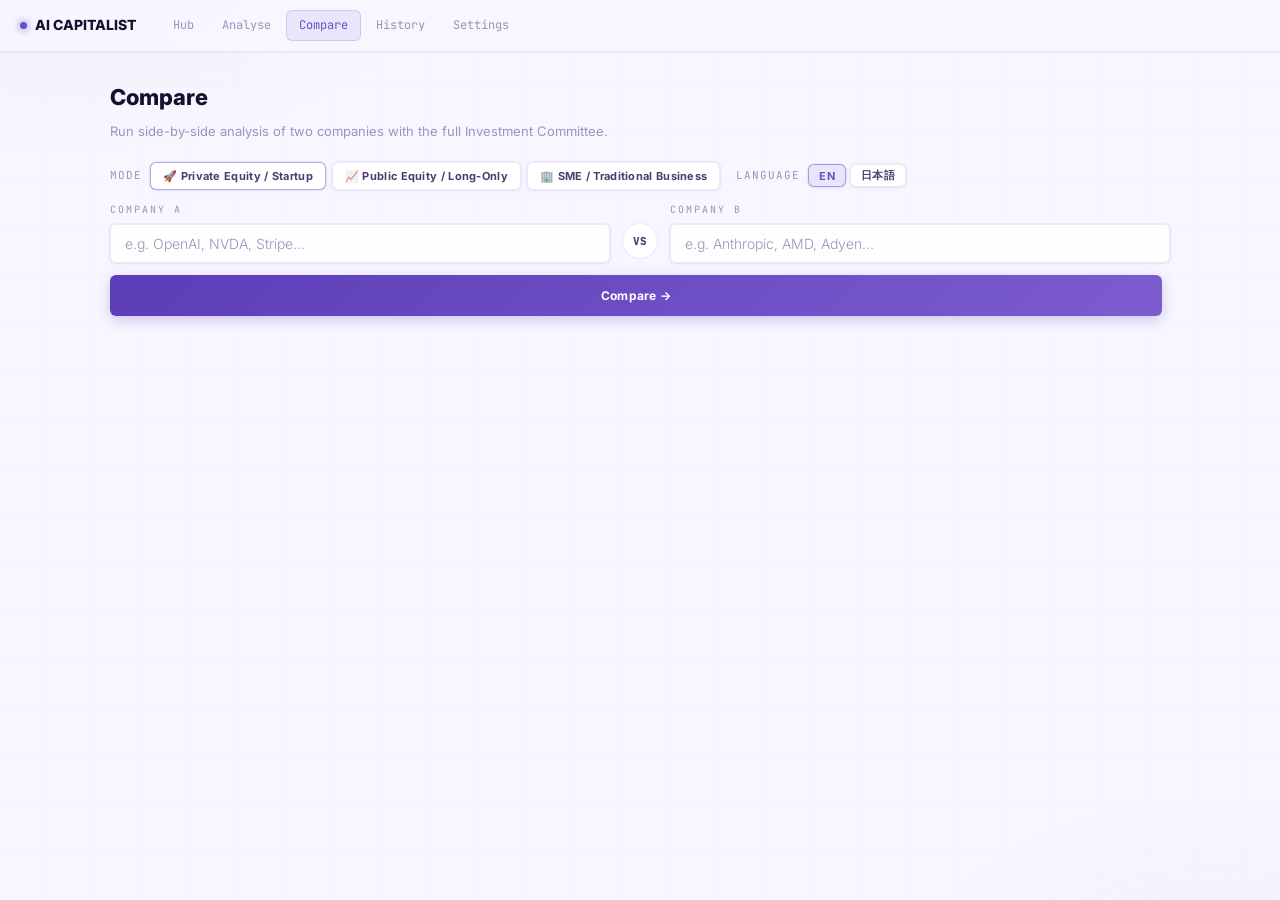
<file: compare.html>
<!DOCTYPE html>
<html lang="en">
<head>
<meta charset="UTF-8">
<meta name="viewport" content="width=device-width, initial-scale=1.0, viewport-fit=cover">
<title>Compare — AI Capitalist</title>
<link rel="preconnect" href="https://fonts.googleapis.com">
<link rel="preconnect" href="https://fonts.gstatic.com" crossorigin>
<link href="https://fonts.googleapis.com/css2?family=Inter:wght@300;400;500;600;700;800&family=JetBrains+Mono:wght@300;400;500&display=swap" rel="stylesheet">
<link rel="stylesheet" href="shared/style.css">
<style>
.compare-grid { display: grid; grid-template-columns: 1fr 1fr; gap: 20px; margin-top: 20px; }
@media(max-width:700px) { .compare-grid { grid-template-columns: 1fr; } }

.compare-col { display: flex; flex-direction: column; gap: 14px; }
.compare-col-header {
  background: var(--surface-2); border: 1px solid var(--border);
  border-radius: var(--radius); padding: 16px;
}
.compare-col-label {
  font-family: var(--font-mono); font-size: 10px; letter-spacing: 2px;
  text-transform: uppercase; color: var(--text-3); margin-bottom: 6px;
}
.compare-input-row { display: flex; gap: 8px; }
.compare-input-row input {
  flex: 1; background: var(--surface); border: 1px solid var(--border);
  border-radius: var(--radius-sm); padding: 10px 14px; color: var(--text-1);
  font-size: 14px; outline: none; font-family: var(--font-body);
}
.compare-input-row input:focus { border-color: rgba(108,78,200,0.5); }
.compare-input-row input::placeholder { color: var(--text-3); }

.cmp-card {
  background: var(--surface-2); border: 1px solid var(--border);
  border-radius: var(--radius); overflow: hidden;
}
.cmp-card-header {
  padding: 12px 16px; border-bottom: 1px solid var(--border);
  display: flex; align-items: center; justify-content: space-between;
  font-family: var(--font-mono); font-size: 10px; letter-spacing: 1.5px;
  text-transform: uppercase; color: var(--text-3);
}
.cmp-card-body { padding: 14px 16px; font-size: 13px; color: var(--text-1); line-height: 1.7; }

.verdict-bar { display: flex; align-items: center; gap: 12px; padding: 14px 16px; }
.v-sb { background: rgba(5,150,105,0.15); color: #05a875; border: 1px solid rgba(5,150,105,0.3); }
.v-b  { background: rgba(5,150,105,0.08); color: #059669; border: 1px solid rgba(5,150,105,0.2); }
.v-w  { background: rgba(194,124,14,0.08); color: #c27c0e; border: 1px solid rgba(194,124,14,0.25); }
.v-p  { background: rgba(220,38,38,0.08); color: #dc2626; border: 1px solid rgba(220,38,38,0.2); }
.v-sp { background: rgba(220,38,38,0.15); color: #ef4444; border: 1px solid rgba(220,38,38,0.3); }
.verdict-badge { padding: 4px 12px; border-radius: 20px; font-weight: 700; font-size: 12px; font-family: var(--font-mono); letter-spacing: 1px; }
.score-num { font-size: 22px; font-weight: 800; font-family: var(--font-mono); }

.cmp-section-label {
  font-family: var(--font-mono); font-size: 9px; letter-spacing: 2px;
  text-transform: uppercase; color: var(--text-3); margin-bottom: 5px;
}
.cmp-pill {
  display: inline-block; padding: 3px 10px; border-radius: 12px;
  font-size: 10px; font-family: var(--font-mono); margin: 2px;
}

.winner-badge {
  display: inline-block; padding: 2px 8px; border-radius: 10px;
  font-size: 9px; font-family: var(--font-mono); letter-spacing: 1px;
  background: rgba(108,78,200,0.12); color: var(--accent); border: 1px solid rgba(108,78,200,0.25);
  text-transform: uppercase;
}

.cmp-divider {
  display: flex; align-items: center; justify-content: center;
  color: var(--text-3); font-family: var(--font-mono); font-size: 11px;
  letter-spacing: 1px; margin: 4px 0;
}
.vs-badge {
  background: var(--surface-2); border: 1px solid var(--border);
  border-radius: 50%; width: 36px; height: 36px; display: flex;
  align-items: center; justify-content: center; font-weight: 800;
  font-size: 11px; color: var(--text-2); font-family: var(--font-mono);
  flex-shrink: 0; align-self: center; margin-top: 18px;
}

/* Comparison summary table */
.cmp-table { width: 100%; border-collapse: collapse; margin-top: 20px; }
.cmp-table th { font-family: var(--font-mono); font-size: 10px; letter-spacing: 1.5px; text-transform: uppercase; color: var(--text-3); padding: 8px 12px; text-align: left; border-bottom: 1px solid var(--border); }
.cmp-table td { padding: 10px 12px; font-size: 12px; color: var(--text-1); border-bottom: 1px solid rgba(255,255,255,0.04); vertical-align: top; }
.cmp-table tr:last-child td { border-bottom: none; }
.cmp-table .row-label { font-family: var(--font-mono); font-size: 10px; color: var(--text-3); letter-spacing: 1px; text-transform: uppercase; white-space: nowrap; }
.cmp-table td.highlight { background: rgba(108,78,200,0.06); }

.progress-row { display: flex; align-items: center; gap: 10px; font-size: 12px; color: var(--text-3); font-family: var(--font-mono); padding: 8px 0; }
.progress-dot { width: 8px; height: 8px; border-radius: 50%; background: var(--accent); animation: pulse 1s ease-in-out infinite; flex-shrink: 0; }
@keyframes pulse { 0%,100%{opacity:0.3} 50%{opacity:1} }

.thinking-dot { display:inline-block; width:5px; height:5px; border-radius:50%; background:var(--text-3); margin:0 2px; animation:chatDotBounce 1.2s ease-in-out infinite; }
.thinking-dot:nth-child(2){animation-delay:0.2s}
.thinking-dot:nth-child(3){animation-delay:0.4s}
@keyframes chatDotBounce { 0%,60%,100%{transform:translateY(0);opacity:0.4} 30%{transform:translateY(-5px);opacity:1} }
</style>
</head>
<body>
<div class="page">
<nav class="nav">
  <a href="index.html" class="nav-brand">
    <span class="nav-dot"></span>
    AI CAPITALIST
  </a>
  <div class="nav-links">
    <a href="index.html"      class="nav-link">Hub</a>
    <a href="capitalist.html" class="nav-link">Analyse</a>
    <a href="compare.html"    class="nav-link active">Compare</a>
    <a href="history.html"    class="nav-link hide-mobile">History</a>
    <a href="settings.html"   class="nav-link">Settings</a>
  </div>
</nav>

<div class="main" style="max-width:1100px">
  <div style="margin-bottom:20px;">
    <h2 style="font-size:22px;font-weight:800;color:var(--text-1);margin-bottom:6px;">Compare</h2>
    <p style="font-size:13px;color:var(--text-3);">Run side-by-side analysis of two companies with the full Investment Committee.</p>
  </div>

  <!-- Mode + Language selectors -->
  <div style="margin-bottom:12px;display:flex;align-items:center;gap:16px;flex-wrap:wrap;">
    <div style="display:flex;align-items:center;gap:8px;">
      <span style="font-size:11px;font-family:var(--font-mono);color:var(--text-3);letter-spacing:1px;text-transform:uppercase;">Mode</span>
      <div id="modeSelector" style="display:flex;gap:6px;flex-wrap:wrap;"></div>
    </div>
    <div style="display:flex;align-items:center;gap:8px;">
      <span style="font-size:11px;font-family:var(--font-mono);color:var(--text-3);letter-spacing:1px;text-transform:uppercase;">Language</span>
      <div style="display:flex;gap:4px;">
        <button id="langBtn_en" class="btn btn-ghost btn-sm" onclick="setLang('en')" style="font-size:11px;padding:3px 10px;">EN</button>
        <button id="langBtn_ja" class="btn btn-ghost btn-sm" onclick="setLang('ja')" style="font-size:11px;padding:3px 10px;">日本語</button>
      </div>
    </div>
  </div>

  <!-- Inputs -->
  <div style="display:grid;grid-template-columns:1fr auto 1fr;align-items:start;gap:12px;">
    <div>
      <div class="compare-col-label">Company A</div>
      <div class="compare-input-row">
        <input id="inputA" type="text" placeholder="e.g. OpenAI, NVDA, Stripe..." autocomplete="off"
          onkeydown="if(event.key==='Enter'&&!event.isComposing)startCompare()">
      </div>
    </div>
    <div class="vs-badge">VS</div>
    <div>
      <div class="compare-col-label">Company B</div>
      <div class="compare-input-row">
        <input id="inputB" type="text" placeholder="e.g. Anthropic, AMD, Adyen..." autocomplete="off"
          onkeydown="if(event.key==='Enter'&&!event.isComposing)startCompare()">
      </div>
    </div>
  </div>
  <div style="margin-top:12px;display:flex;gap:8px;align-items:center;">
    <button class="btn btn-primary" id="btnCompare" onclick="startCompare()">Compare →</button>
    <span id="cmpStatus" style="font-size:12px;font-family:var(--font-mono);color:var(--text-3);display:flex;align-items:center;gap:6px;"></span>
  </div>

  <!-- Error -->
  <div id="cmpError" class="error-box hidden" style="margin-top:12px;"></div>

  <!-- Results -->
  <div id="cmpResults" class="hidden" style="margin-top:28px;">

    <!-- Summary table -->
    <div id="summaryTable" style="margin-bottom:28px;"></div>

    <!-- Side-by-side columns -->
    <div class="compare-grid" id="compareColumns">
      <!-- Col A -->
      <div class="compare-col" id="colA"></div>
      <!-- Col B -->
      <div class="compare-col" id="colB"></div>
    </div>

  </div>
</div><!-- .main -->
</div><!-- .page -->

<script src="shared/config.js"></script>
<script src="shared/agents.js"></script>
<script src="shared/modes.js"></script>
<script>
'use strict';

const { loadConfig, callClaude, loadHistory, saveAnalysis } = window.ConfigModule;
const { getActiveAgents, buildAgentSystemPrompt } = window.AgentsModule;
const { loadModes } = window.ModesModule;

let selectedMode = null;
let isRunning = false;
let currentLang = 'en';  // 'en' | 'ja'

// ── Init ──────────────────────────────────────────────
async function init() {
  const cfg = loadConfig();
  currentLang = cfg.language === 'ja' ? 'ja' : 'en';

  const modes = loadModes();
  selectedMode = modes[0];
  const sel = document.getElementById('modeSelector');
  sel.innerHTML = modes.map(m => `
    <button class="btn btn-ghost btn-sm mode-btn" data-id="${m.id}" onclick="selectMode('${m.id}')" style="gap:6px;">
      ${m.icon} ${m.label.en}
    </button>`).join('');
  updateModeButtons();
  updateLangButtons();

  // ── Priority 1: sessionStorage relay (synchronous, set by history.html) ──
  try {
    const raw = sessionStorage.getItem('aic_open_item');
    if (raw) {
      sessionStorage.removeItem('aic_open_item');
      const item = JSON.parse(raw);
      if (item && item.compareData) {
        const { nameA, nameB, resA, resB, debA, debB, synA, synB, agents, modeId } = item.compareData;
        document.getElementById('inputA').value = nameA || '';
        document.getElementById('inputB').value = nameB || '';
        const foundMode = modes.find(m => m.id === modeId) || modes[0];
        selectedMode = foundMode;
        updateModeButtons();
        renderComparison(nameA, nameB, resA, resB, debA, debB, synA, synB, agents);
        return;
      }
    }
  } catch(e) { console.warn('sessionStorage read failed:', e); }

  // ── Priority 2: ?id= param ──
  const params = new URLSearchParams(location.search);
  const historyId = params.get('id');
  if (historyId) {
    history.replaceState({}, '', location.pathname);
    await loadFromHistory(historyId);
  }
}

function selectMode(id) {
  const modes = loadModes();
  selectedMode = modes.find(m => m.id === id) || modes[0];
  updateModeButtons();
}
function updateModeButtons() {
  document.querySelectorAll('.mode-btn').forEach(b => {
    b.classList.toggle('active', b.dataset.id === selectedMode.id);
    b.style.borderColor = b.dataset.id === selectedMode.id ? 'rgba(108,78,200,0.5)' : '';
  });
}

function setLang(lang) {
  currentLang = lang;
  updateLangButtons();
}
function updateLangButtons() {
  ['en','ja'].forEach(l => {
    const btn = document.getElementById('langBtn_' + l);
    if (!btn) return;
    const active = l === currentLang;
    btn.style.borderColor = active ? 'rgba(108,78,200,0.5)' : '';
    btn.style.color = active ? 'var(--accent)' : '';
    btn.style.background = active ? 'var(--accent-dim)' : '';
  });
}

// ── Load from History ─────────────────────────────────
async function loadFromHistory(id) {
  setStatus('Loading from history...');
  try {
    // Check sessionStorage first (set by history.html)
    let item = null;
    try {
      const raw = sessionStorage.getItem('aic_open_item');
      if (raw) {
        sessionStorage.removeItem('aic_open_item');
        const candidate = JSON.parse(raw);
        if (candidate && (candidate.id === id || !id)) item = candidate;
      }
    } catch(e) {}
    // Fallback: localStorage
    if (!item) {
      try {
        const local = JSON.parse(localStorage.getItem('aic_history_v1') || '[]');
        item = local.find(h => h.id === id) || null;
      } catch(e) {}
    }
    // Last resort: cloud
    if (!item) {
      const hist = await loadHistory();
      item = hist.find(h => h.id === id) || null;
    }
    if (!item?.compareData) { setStatus(''); return; }
    const { nameA, nameB, resA, resB, debA, debB, synA, synB, agents, modeId } = item.compareData;
    document.getElementById('inputA').value = nameA || '';
    document.getElementById('inputB').value = nameB || '';
    // Restore mode
    const modes = loadModes();
    selectedMode = modes.find(m => m.id === modeId) || modes[0];
    updateModeButtons();
    setStatus('');
    renderComparison(nameA, nameB, resA, resB, debA, debB, synA, synB, agents);
  } catch(e) {
    setStatus('');
    showCmpError('Failed to load history: ' + e.message);
  }
}

// ── Run comparison ─────────────────────────────────────
async function startCompare() {
  const nameA = document.getElementById('inputA').value.trim();
  const nameB = document.getElementById('inputB').value.trim();
  if (!nameA || !nameB) { showCmpError('Please enter both company names.'); return; }
  if (nameA.toLowerCase() === nameB.toLowerCase()) { showCmpError('Please enter two different companies.'); return; }

  const cfg = loadConfig();
  if (!cfg.apiKey) { showCmpError('API key not set. Go to Settings first.'); return; }

  isRunning = true;
  document.getElementById('btnCompare').disabled = true;
  document.getElementById('cmpError').classList.add('hidden');
  document.getElementById('cmpResults').classList.add('hidden');
  setStatus('Starting comparison...');

  try {
    const agents = getActiveAgents();
    if (!agents.length) throw new Error('No agents enabled. Check Settings > Agents.');

    // Run both analyses in parallel (research in parallel, then debate sequentially per company)
    setStatus(`Researching ${nameA} & ${nameB} in parallel...`);
    const [resA, resB] = await Promise.all([
      runResearch(nameA, selectedMode, cfg),
      runResearch(nameB, selectedMode, cfg)
    ]);

    setStatus(`Running agent debate for ${nameA}...`);
    const debA = await runDebate(nameA, selectedMode, agents, resA, cfg);

    setStatus(`Running agent debate for ${nameB}...`);
    const debB = await runDebate(nameB, selectedMode, agents, resB, cfg);

    setStatus('Synthesizing each company...');
    const [synA, synB] = await Promise.all([
      runSynthesis(nameA, selectedMode, agents, debA),
      runSynthesis(nameB, selectedMode, agents, debB)
    ]);

    setStatus('');
    renderComparison(nameA, nameB, resA, resB, debA, debB, synA, synB, agents);

    // Save to History
    try {
      const higherScore = synA.score >= synB.score ? synA : synB;
      const entry = {
        id: 'cmp_' + Date.now() + '_' + Math.random().toString(36).slice(2,7),
        name: `${nameA} vs ${nameB}`,
        mode: selectedMode.id,
        verdict: higherScore.verdict || 'WATCH',
        score: higherScore.score || 5,
        savedAt: new Date().toISOString(),
        synthesis: higherScore,
        compareData: { nameA, nameB, resA, resB, debA, debB, synA, synB, agents, modeId: selectedMode.id }
      };
      saveAnalysis(entry);
    } catch(e) { console.warn('Compare: saveAnalysis failed', e); }

  } catch(err) {
    showCmpError(err.message || 'Unknown error');
  } finally {
    isRunning = false;
    document.getElementById('btnCompare').disabled = false;
  }
}

// ── Research ─────────────────────────────────────────
async function runResearch(target, mode, cfg) {
  const sections = mode.researchSections.filter(s => s.enabled);
  const sourceGuide = {
    private: 'Priority sources: Crunchbase, LinkedIn, TechCrunch, PitchBook, company blog.',
    public:  'Priority sources: SEC EDGAR 10-K/10-Q, Bloomberg, Reuters, company IR page.',
    sme:     'Priority sources: company website, Google Maps reviews, LinkedIn, Glassdoor.'
  }[mode.id] || '';

  const lang = currentLang;
  const langInline = lang === 'ja' ? ' (日本語で記述)' : '';
  const prompt = `Research "${target}" for investment analysis.
${mode.researchPromptExtra}
SEARCH STRATEGY: ${sourceGuide}
CRITICAL: Populate every field. Mark estimates "(est.)". Plain text only, no nested JSON.
Monetary values: $10bn, $2.5m, ¥500bn. Write all values in ${lang === 'ja' ? 'Japanese' : 'English'}.
Return ONLY this JSON. Start with { on line 1. No preamble.
{
  "companyName": "official name${langInline}",
  "description": "2-sentence overview${langInline}",
  "sector": "sector${langInline}",
  ${sections.map(s => `"${s.key}": "findings for ${s.label.en} (2-3 sentences)${langInline}"`).join(',\n  ')}
}`;

  const raw = await callClaude({
    prompt,
    system: 'You are a JSON API. Output ONLY valid JSON. Start with { end with }. No markdown.',
    useSearch: cfg.webSearch,
    maxTokens: 3500
  });
  return parseResearch(raw, target, sections);
}

function parseResearch(raw, target, sections) {
  const stripped = raw.replace(/^```(?:json)?\s*/im,'').replace(/\s*```\s*$/im,'').trim();
  const braceIdx = stripped.indexOf('{');
  if (braceIdx >= 0) {
    const cand = stripped.slice(braceIdx);
    try { return JSON.parse(cand); } catch(e) {}
    const last = cand.lastIndexOf('}');
    if (last >= 0) { try { return JSON.parse(cand.slice(0, last+1)); } catch(e) {} }
    // per-field regex
    const result = { companyName: target, description: '', sector: 'Unknown' };
    const allKeys = ['companyName','description','sector',...sections.map(s=>s.key)];
    allKeys.forEach(k => {
      const m = cand.match(new RegExp('"'+k+'"\\s*:\\s*"((?:[^"\\\\]|\\\\.)*)"'));
      if (m) result[k] = m[1].replace(/\\n/g,'\n').replace(/\\"/g,'"');
    });
    return result;
  }
  return { companyName: target, description: stripped.slice(0,300), sector: 'Unknown' };
}

// ── Debate ────────────────────────────────────────────
async function runDebate(target, mode, agents, research, cfg) {
  const resSummary = buildResSummary(research);
  const lang = currentLang;
  const langNote = lang === 'ja' ? '\n\nRespond entirely in Japanese (日本語で回答すること)。絵文字は使用しないこと。' : '\n\nRespond in English. No emoji.';
  const results = {};

  for (const agent of agents) {
    const system = buildAgentSystemPrompt(agent, mode);
    const prompt = `Company: "${target}" (${mode.label.en})
Research:
${resSummary}
As ${agent.name.en} (${agent.role.en}), provide your investment opinion.
1. Key Thesis (2-3 sentences)
2. Top 3 supporting points
3. Top 2 concerns
4. Score: X/10
5. Return: ${mode.returnMetric} — Bull/Base/Bear
Be direct. 200-300 words.${langNote}`;
    try {
      const text = await callClaude({ prompt, system, maxTokens: 900 });
      results[agent.id] = { agent, text };
    } catch(e) {
      results[agent.id] = { agent, text: `[Error: ${e.message}]` };
    }
  }
  return results;
}

// ── Synthesis ─────────────────────────────────────────
async function runSynthesis(target, mode, agents, debate) {
  const lang = currentLang;
  const langInline = lang === 'ja' ? ' (日本語)' : '';
  const debSummary = agents.map(a => {
    const r = debate[a.id]; return r ? `=== ${a.name.en} ===\n${r.text}` : '';
  }).filter(Boolean).join('\n\n').slice(0, 3500);

  const prompt = `You are CIO. Company: "${target}" (${mode.label.en})
Agent debate:
${debSummary}
Return ONLY JSON. Start with {.
{
  "verdict":"STRONG_BUY|BUY|WATCH|PASS|STRONG_PASS",
  "score":7.2,
  "headline":"one-sentence thesis${langInline}",
  "votes_buy":2,"votes_watch":2,"votes_pass":2,
  "bull_case":"2-3 sentences${langInline}",
  "bear_case":"2-3 sentences${langInline}",
  "key_risks":["risk1${langInline}","risk2${langInline}","risk3${langInline}"],
  "key_questions":["q1${langInline}","q2${langInline}"],
  "recommendation":"3-4 sentences${langInline}",
  "conviction":"HIGH|MEDIUM|LOW"
}`;
  const raw = await callClaude({
    prompt,
    system: 'You are a JSON API. Output ONLY valid JSON. Start { end }. No markdown.',
    maxTokens: 1200
  });
  const stripped = raw.replace(/^```(?:json)?\s*/im,'').replace(/\s*```\s*$/im,'').trim();
  const braceIdx = stripped.indexOf('{');
  if (braceIdx >= 0) {
    try { return JSON.parse(stripped.slice(braceIdx)); } catch(e) {}
    const last = stripped.lastIndexOf('}');
    if (last >= 0) try { return JSON.parse(stripped.slice(braceIdx, last+1)); } catch(e) {}
  }
  return { verdict:'WATCH', score:5, headline:'', recommendation: raw.slice(0,400), key_risks:[], key_questions:[] };
}

// ── Render ────────────────────────────────────────────
function renderComparison(nameA, nameB, resA, resB, debA, debB, synA, synB, agents) {
  document.getElementById('cmpResults').classList.remove('hidden');

  // Summary table
  const vClassOf = v => ({ STRONG_BUY:'v-sb', BUY:'v-b', WATCH:'v-w', PASS:'v-p', STRONG_PASS:'v-sp' }[v] || 'v-w');
  const scoreColor = s => s >= 7 ? 'var(--green)' : s >= 5 ? 'var(--amber)' : 'var(--red)';
  const winner = (a, b, higherIsBetter=true) => {
    const diff = higherIsBetter ? (a > b ? 'A' : b > a ? 'B' : null) : (a < b ? 'A' : b < a ? 'B' : null);
    return diff === 'A' ? '<span class="winner-badge">winner</span>' : diff === 'B' ? '' : '';
  };

  const rows = [
    { label: 'Verdict',   a: `<span class="verdict-badge ${vClassOf(synA.verdict)}">${(synA.verdict||'').replace('_',' ')}</span>`, b: `<span class="verdict-badge ${vClassOf(synB.verdict)}">${(synB.verdict||'').replace('_',' ')}</span>`, numeric: false },
    { label: 'IC Score',  a: `<span style="color:${scoreColor(synA.score)};font-weight:700;font-family:var(--font-mono)">${synA.score}/10</span>${winner(synA.score, synB.score)}`, b: `<span style="color:${scoreColor(synB.score)};font-weight:700;font-family:var(--font-mono)">${synB.score}/10</span>${winner(synB.score, synA.score)}`, numeric: false },
    { label: 'Conviction', a: synA.conviction||'—', b: synB.conviction||'—', numeric: false },
    { label: 'Sector',    a: esc(resA.sector||'—'), b: esc(resB.sector||'—'), numeric: false },
    { label: 'Thesis',    a: esc(cleanStr(synA.headline)), b: esc(cleanStr(synB.headline)), numeric: false },
    { label: 'Bull Case', a: md2(cleanStr(synA.bull_case)), b: md2(cleanStr(synB.bull_case)), numeric: false },
    { label: 'Bear Case', a: md2(cleanStr(synA.bear_case)), b: md2(cleanStr(synB.bear_case)), numeric: false },
    { label: 'Recommendation', a: md2(cleanStr(synA.recommendation)), b: md2(cleanStr(synB.recommendation)), numeric: false },
  ];

  document.getElementById('summaryTable').innerHTML = `
    <div style="font-family:var(--font-mono);font-size:10px;letter-spacing:2px;text-transform:uppercase;color:var(--text-3);margin-bottom:12px;">Comparison Summary</div>
    <div style="overflow-x:auto;">
    <table class="cmp-table">
      <thead><tr>
        <th style="width:110px"></th>
        <th style="color:var(--accent)">${esc(resA.companyName || nameA)}</th>
        <th style="color:#06b6d4">${esc(resB.companyName || nameB)}</th>
      </tr></thead>
      <tbody>${rows.map(r => `<tr>
        <td class="row-label">${r.label}</td>
        <td>${r.a}</td>
        <td>${r.b}</td>
      </tr>`).join('')}</tbody>
    </table></div>`;

  // Render each column
  renderCol('colA', nameA, resA, debA, synA, agents, '#6c4ec8', 'A');
  renderCol('colB', nameB, resB, debB, synB, agents, '#06b6d4', 'B');
}

function renderCol(colId, name, res, deb, syn, agents, color, label) {
  const col = document.getElementById(colId);
  const vClass = { STRONG_BUY:'v-sb', BUY:'v-b', WATCH:'v-w', PASS:'v-p', STRONG_PASS:'v-sp' }[syn.verdict] || 'v-w';
  const scoreCol = syn.score >= 7 ? 'var(--green)' : syn.score >= 5 ? 'var(--amber)' : 'var(--red)';
  const risks = Array.isArray(syn.key_risks) ? syn.key_risks : [];
  const questions = Array.isArray(syn.key_questions) ? syn.key_questions : [];

  // Build research sections
  const resSections = selectedMode.researchSections ? selectedMode.researchSections.filter(s => s.enabled) : [];
  const resRows = resSections.filter(s => res[s.key]).map(s => `
    <div style="padding:10px 16px;border-bottom:1px solid var(--border);">
      <div style="font-family:var(--font-mono);font-size:9px;letter-spacing:1.5px;text-transform:uppercase;color:var(--text-3);margin-bottom:4px;">${esc(s.label.en)}</div>
      <div style="font-size:12px;color:var(--text-1);line-height:1.65;">${md2(cleanStr(res[s.key]))}</div>
    </div>`).join('');

  col.innerHTML = `
    <!-- Header -->
    <div class="cmp-card" style="border-top:3px solid ${color}">
      <div class="verdict-bar">
        <div>
          <div style="font-size:16px;font-weight:800;color:var(--text-1);margin-bottom:6px;">${esc(res.companyName || name)}</div>
          <span class="verdict-badge ${vClass}">${(syn.verdict||'WATCH').replace('_',' ')}</span>
        </div>
        <div style="margin-left:auto;text-align:center;">
          <div class="score-num" style="color:${scoreCol}">${syn.score}</div>
          <div style="font-size:9px;font-family:var(--font-mono);color:var(--text-3);">/10</div>
        </div>
      </div>
      <div style="padding:0 16px 14px;font-size:12px;color:var(--text-2);line-height:1.6;">${esc(cleanStr(syn.headline))}</div>
    </div>

    <!-- Recommendation -->
    <div class="cmp-card">
      <div class="cmp-card-header">IC Recommendation</div>
      <div class="cmp-card-body" style="font-size:12px;">${md2(cleanStr(syn.recommendation))}</div>
    </div>

    <!-- Key Questions -->
    ${questions.length ? `
    <div class="cmp-card" style="border-color:rgba(108,78,200,0.2);">
      <div class="cmp-card-header" style="color:var(--accent);">Key Open Questions</div>
      <div class="cmp-card-body">
        ${questions.map((q,i) => `<div style="display:flex;gap:8px;margin-bottom:8px;font-size:12px;"><span style="color:var(--accent);font-weight:700;flex-shrink:0">Q${i+1}</span><span>${esc(cleanStr(String(q)))}</span></div>`).join('')}
      </div>
    </div>` : ''}

    <!-- Key Risks -->
    ${risks.length ? `
    <div class="cmp-card">
      <div class="cmp-card-header">Key Risks</div>
      <div class="cmp-card-body">
        ${risks.map(r => `<div style="display:flex;gap:8px;margin-bottom:6px;font-size:12px;"><span style="color:var(--red);flex-shrink:0">▲</span><span>${esc(cleanStr(String(r)))}</span></div>`).join('')}
      </div>
    </div>` : ''}

    <!-- Research Findings -->
    ${resRows ? `
    <div class="cmp-card">
      <div class="cmp-card-header">Research Findings</div>
      <div style="padding:0;">${resRows}</div>
    </div>` : ''}

    <!-- Agent Debate -->
    <div class="cmp-card">
      <div class="cmp-card-header">Agent Debate</div>
      <div style="padding:8px 0;">
        ${agents.map(agent => {
          const r = deb[agent.id];
          if (!r) return '';
          return `<div style="padding:10px 16px;border-bottom:1px solid var(--border);">
            <div style="display:flex;align-items:center;gap:8px;margin-bottom:6px;">
              <span>${agent.emoji}</span>
              <span style="font-size:11px;font-weight:600;color:var(--text-1)">${agent.name.en}</span>
              <span style="font-size:10px;color:var(--text-3)">${agent.role.en}</span>
            </div>
            <div style="font-size:12px;color:var(--text-1);line-height:1.65;">${md2(r.text)}</div>
          </div>`;
        }).join('')}
      </div>
    </div>
  `;
}

// ── Helpers ───────────────────────────────────────────
function buildResSummary(res) {
  if (!res) return '';
  const lines = [];
  if (res.companyName) lines.push('Company: ' + res.companyName);
  if (res.sector)      lines.push('Sector: '  + res.sector);
  if (res.description) lines.push('Overview: ' + res.description);
  const skip = new Set(['companyName','sector','description','_rawMode']);
  for (const [k,v] of Object.entries(res)) {
    if (skip.has(k) || !v) continue;
    lines.push(k + ': ' + String(v).slice(0,250));
  }
  return lines.join('\n').slice(0,2000);
}

function cleanStr(val) {
  if (!val) return '';
  let s = String(val).trim();
  const fi = s.indexOf('```');
  if (fi > 0) { const pre = s.slice(0,fi).trim(); if (pre.length>10) return pre; }
  s = s.replace(/^```(?:json)?\s*/im,'').replace(/\s*```\s*$/im,'').trim();
  if (s.startsWith('{')) {
    try { const o = JSON.parse(s); const strs = Object.values(o).filter(v=>typeof v==='string'&&v.length>10&&!v.startsWith('{')); if(strs.length) return strs.sort((a,b)=>b.length-a.length)[0]; } catch(e) {}
    return '';
  }
  return s;
}

function esc(s) { return String(s||'').replace(/&/g,'&amp;').replace(/</g,'&lt;').replace(/>/g,'&gt;').replace(/"/g,'&quot;'); }
function md2(s) {
  if (!s) return '';
  return String(s)
    .replace(/\*\*(.+?)\*\*/g,'<strong>$1</strong>')
    .replace(/^#{1,3} (.+)/gm,'<strong>$1</strong>')
    .replace(/^[-*] (.+)/gm,'<span style="display:flex;gap:6px"><span style="color:var(--text-3);flex-shrink:0">•</span><span>$1</span></span>')
    .replace(/\n{2,}/g,'<br><br>')
    .replace(/\n/g,'<br>');
}

function setStatus(msg) {
  const el = document.getElementById('cmpStatus');
  if (msg) {
    el.innerHTML = `<span class="thinking-dot"></span><span class="thinking-dot"></span><span class="thinking-dot"></span> ${esc(msg)}`;
  } else {
    el.innerHTML = '';
  }
}
function showCmpError(msg) {
  const el = document.getElementById('cmpError');
  el.textContent = msg;
  el.classList.remove('hidden');
}

init();
</script>
</body>
</html>
</file>
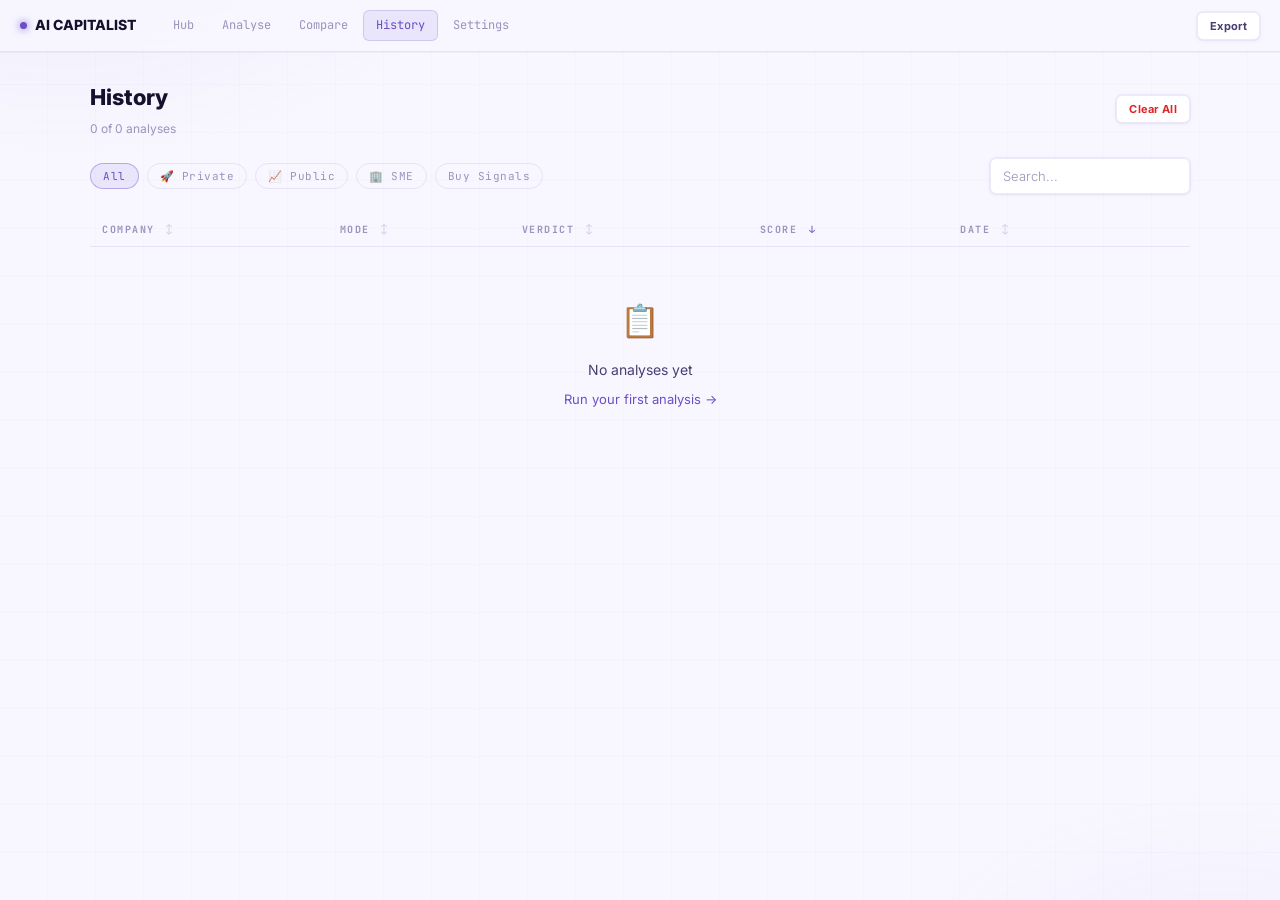
<file: history.html>
<!DOCTYPE html>
<html lang="en">
<head>
<meta charset="UTF-8">
<meta name="viewport" content="width=device-width, initial-scale=1.0, viewport-fit=cover">
<title>History — AI Capitalist</title>
<link rel="preconnect" href="https://fonts.googleapis.com">
<link rel="preconnect" href="https://fonts.gstatic.com" crossorigin>
<link href="https://fonts.googleapis.com/css2?family=Inter:wght@300;400;500;600;700;800&family=JetBrains+Mono:wght@300;400;500&display=swap" rel="stylesheet">
<link rel="stylesheet" href="shared/style.css">
<style>
/* Filters */
.filters {
  display: flex; gap: 8px; flex-wrap: wrap;
  align-items: center; margin-bottom: 20px;
}
.filter-btn {
  padding: 5px 12px; border-radius: 20px;
  font-size: 11px; font-family: var(--font-mono); letter-spacing: 0.5px;
  border: 1px solid var(--border); background: transparent; color: var(--text-3);
  cursor: pointer; transition: all 0.15s;
}
.filter-btn:hover { border-color: var(--border-hover); color: var(--text-2); }
.filter-btn.active { border-color: rgba(108,78,200,0.4); color: var(--accent); background: var(--accent-dim); }
.filter-search {
  margin-left: auto; max-width: 200px;
  padding: 5px 12px; font-size: 12px;
}

/* Table */
.history-table { width: 100%; border-collapse: collapse; }
.history-table th {
  text-align: left; padding: 8px 12px;
  font-family: var(--font-mono); font-size: 10px; letter-spacing: 1.5px;
  text-transform: uppercase; color: var(--text-3); border-bottom: 1px solid var(--border);
  white-space: nowrap; cursor: pointer; user-select: none;
}
.history-table th:hover { color: var(--text-2); }
.history-table th .sort-arrow { margin-left: 4px; opacity: 0.4; }
.history-table th.sorted .sort-arrow { opacity: 1; color: var(--accent); }
.history-table td {
  padding: 11px 12px; border-bottom: 1px solid var(--border);
  font-size: 12px; color: var(--text-2); vertical-align: middle;
}
.history-table tr:hover td { background: var(--surface); }
.history-table tr { cursor: pointer; }
.name-cell { font-size: 13px; color: var(--text-1); font-weight: 400; }
.score-cell {
  font-family: var(--font-display); font-weight: 700; font-size: 14px;
  text-align: right;
}
.actions-cell { text-align: right; white-space: nowrap; }

/* Modal */
.modal-overlay {
  position: fixed; inset: 0; background: rgba(22,16,46,0.55);
  backdrop-filter: blur(6px); z-index: 200;
  display: flex; align-items: flex-start; justify-content: center;
  padding: 40px 16px; overflow-y: auto;
  opacity: 0; pointer-events: none; transition: opacity 0.2s;
}
.modal-overlay.open { opacity: 1; pointer-events: all; }
.modal {
  background: var(--bg-2); border: 1px solid var(--border);
  border-radius: var(--radius); width: 100%; max-width: 760px;
  padding: 24px; position: relative;
  transform: translateY(12px); transition: transform 0.2s;
}
.modal-overlay.open .modal { transform: translateY(0); }
.modal-close {
  position: absolute; top: 14px; right: 14px;
  width: 28px; height: 28px; border-radius: var(--radius-sm);
  background: var(--surface); border: 1px solid var(--border);
  color: var(--text-3); cursor: pointer; font-size: 14px;
  display: flex; align-items: center; justify-content: center;
}
.modal-close:hover { color: var(--text-1); border-color: var(--border-hover); }

.summary-grid {
  display: grid; gap: 16px; margin: 16px 0;
  grid-template-columns: 1fr 1fr;
}
@media(max-width:520px) { .summary-grid { grid-template-columns: 1fr; } }
.summary-box {
  padding: 14px; border-radius: var(--radius-sm);
  border: 1px solid var(--border); background: var(--surface);
}
.summary-box-label { font-family: var(--font-mono); font-size: 10px; color: var(--text-3); letter-spacing: 1.5px; text-transform: uppercase; margin-bottom: 6px; }
.summary-box-text { font-size: 12px; color: var(--text-2); line-height: 1.5; }
</style>
<link rel="manifest" href="manifest.json">
<meta name="apple-mobile-web-app-capable" content="yes">
<meta name="apple-mobile-web-app-status-bar-style" content="black-translucent">
<meta name="apple-mobile-web-app-title" content="AI Capitalist">
<meta name="theme-color" content="#6c4ec8">
</head>
<body>
<div class="page">

  <nav class="nav">
    <a href="index.html" class="nav-brand">
      <span class="nav-dot"></span>
      AI CAPITALIST
    </a>
    <div class="nav-links">
      <a href="index.html"      class="nav-link">Hub</a>
      <a href="capitalist.html" class="nav-link">Analyse</a>
      <a href="compare.html"    class="nav-link">Compare</a>
      <a href="history.html"    class="nav-link active">History</a>
      <a href="settings.html"   class="nav-link">Settings</a>
    </div>
    <div class="nav-actions">
      <button class="btn btn-ghost btn-sm" onclick="exportHistory()">Export</button>
    </div>
  </nav>

  <div class="main">
    <div style="margin-bottom:20px;display:flex;align-items:center;gap:12px;flex-wrap:wrap">
      <div>
        <h1 style="font-family:var(--font-display);font-weight:800;font-size:22px;">History</h1>
        <p class="text-muted text-sm" style="margin-top:4px" id="historyCount">Loading...</p>
      </div>
      <button class="btn btn-ghost btn-sm" style="margin-left:auto;color:var(--red)" onclick="clearHistory()">Clear All</button>
    </div>

    <!-- Filters -->
    <div class="filters">
      <button class="filter-btn active" data-filter="all" onclick="setFilter('all', this)">All</button>
      <button class="filter-btn" data-filter="private" onclick="setFilter('private', this)">🚀 Private</button>
      <button class="filter-btn" data-filter="public"  onclick="setFilter('public',  this)">📈 Public</button>
      <button class="filter-btn" data-filter="sme"     onclick="setFilter('sme',     this)">🏢 SME</button>
      <button class="filter-btn" data-filter="buy"     onclick="setFilter('buy',     this)">Buy Signals</button>
      <input type="text" id="searchInput" class="filter-search" placeholder="Search..." oninput="applyFilters()">
    </div>

    <!-- Table -->
    <div style="overflow-x:auto">
      <table class="history-table" id="historyTable">
        <thead>
          <tr>
            <th onclick="sortBy('name')">Company <span class="sort-arrow">↕</span></th>
            <th onclick="sortBy('mode')">Mode <span class="sort-arrow">↕</span></th>
            <th onclick="sortBy('verdict')">Verdict <span class="sort-arrow">↕</span></th>
            <th onclick="sortBy('score')" class="sorted">Score <span class="sort-arrow">↓</span></th>
            <th onclick="sortBy('savedAt')">Date <span class="sort-arrow">↕</span></th>
            <th></th>
          </tr>
        </thead>
        <tbody id="historyBody"></tbody>
      </table>
    </div>
    <div id="emptyHistory" class="hidden" style="text-align:center;padding:48px;color:var(--text-3)">
      <div style="font-size:32px;margin-bottom:12px">📋</div>
      <div style="font-size:14px;color:var(--text-2)">No analyses yet</div>
      <a href="capitalist.html" style="color:var(--accent);text-decoration:none;font-size:13px;margin-top:8px;display:block">Run your first analysis →</a>
    </div>

  </div>
</div>

<!-- Modal -->
<div class="modal-overlay" id="modal" onclick="closeModal(event)">
  <div class="modal" id="modalInner">
    <button class="modal-close" onclick="closeModal(null, true)">✕</button>
    <div id="modalContent"></div>
  </div>
</div>

<script src="shared/config.js"></script>
<script src="shared/agents.js"></script>
<script src="shared/modes.js"></script>
<script>
'use strict';

const { loadHistory, deleteAnalysis, md, loadConfig, gasPost_ } = window.ConfigModule;
const { getModeById } = window.ModesModule;
const { getActiveAgents } = window.AgentsModule;

let allHistory = [];
let filteredHistory = [];
let currentFilter = 'all';
let sortKey = 'savedAt';
let sortAsc = false;

async function init() {
  // Show local cache instantly, then refresh from cloud
  const cfg = loadConfig();
  document.getElementById('historyCount').textContent = 'Loading…';
  const raw = await loadHistory();   // returns Promise (cloud-first if gasUrl set)
  // Deduplicate: by ID first, then by content-signature (name+mode+verdict+score+minute)
  const seenId  = new Set();
  const seenSig = new Set();
  allHistory = raw.filter(item => {
    if (!item) return false;
    if (item.id) {
      if (seenId.has(item.id)) return false;
      seenId.add(item.id);
    }
    const minute = (item.savedAt || '').slice(0, 16);
    const sig = `${item.name}|${item.mode}|${item.verdict}|${item.score}|${minute}`;
    if (seenSig.has(sig)) return false;
    seenSig.add(sig);
    return true;
  });
  // Assign ids to any items that are missing one, then persist
  let needSave = false;
  allHistory.forEach(item => {
    if (!item.id) {
      item.id = 'h_' + Date.now() + '_' + Math.random().toString(36).slice(2, 7);
      needSave = true;
    }
  });
  if (needSave) {
    try { localStorage.setItem('aic_history_v1', JSON.stringify(allHistory)); } catch(e) {}
  }
  applyFilters();
  // Show sync indicator
  if (cfg.gasUrl) {
    const syncEl = document.createElement('span');
    syncEl.style.cssText = 'margin-left:8px;font-size:11px;font-family:var(--font-mono);color:var(--green)';
    syncEl.textContent = '● Cloud sync';
    document.getElementById('historyCount').appendChild(syncEl);
  }
}

function setFilter(f, btn) {
  currentFilter = f;
  document.querySelectorAll('.filter-btn').forEach(b => b.classList.remove('active'));
  btn.classList.add('active');
  applyFilters();
}

function applyFilters() {
  const search = document.getElementById('searchInput').value.toLowerCase();
  filteredHistory = allHistory.filter(item => {
    if (currentFilter === 'private' && item.mode !== 'private') return false;
    if (currentFilter === 'public'  && item.mode !== 'public')  return false;
    if (currentFilter === 'sme'     && item.mode !== 'sme')     return false;
    if (currentFilter === 'buy' && !['BUY','STRONG_BUY'].includes(item.verdict)) return false;
    if (search && !(item.name || '').toLowerCase().includes(search)) return false;
    return true;
  });
  sortHistory();
  renderTable();
}

function sortBy(key) {
  if (sortKey === key) sortAsc = !sortAsc;
  else { sortKey = key; sortAsc = false; }
  document.querySelectorAll('.history-table th').forEach(th => th.classList.remove('sorted'));
  const thIdx = ['name','mode','verdict','score','savedAt'].indexOf(key);
  const ths = document.querySelectorAll('.history-table th');
  if (ths[thIdx]) {
    ths[thIdx].classList.add('sorted');
    ths[thIdx].querySelector('.sort-arrow').textContent = sortAsc ? '↑' : '↓';
  }
  sortHistory();
  renderTable();
}

function sortHistory() {
  filteredHistory.sort((a, b) => {
    let av = a[sortKey], bv = b[sortKey];
    if (sortKey === 'score') { av = av ?? 0; bv = bv ?? 0; }
    else { av = av || ''; bv = bv || ''; }
    return sortAsc ? (av > bv ? 1 : -1) : (av < bv ? 1 : -1);
  });
}

function renderTable() {
  const tbody = document.getElementById('historyBody');
  const empty = document.getElementById('emptyHistory');
  const count = document.getElementById('historyCount');

  count.textContent = `${filteredHistory.length} of ${allHistory.length} analyses`;

  if (!filteredHistory.length) {
    tbody.innerHTML = '';
    empty.classList.remove('hidden');
    return;
  }
  empty.classList.add('hidden');

  // Store items in a module-level map (rowIdx → item) to avoid id encoding issues in onclick
  window._histItems = {};

  tbody.innerHTML = filteredHistory.map((item, rowIdx) => {
    // Register item in map at render time
    window._histItems[rowIdx] = item;

    const mode = getModeById(item.mode || 'private');
    const modeClass = { private:'ab-private', public:'ab-public', sme:'ab-sme' }[item.mode] || 'ab-private';
    const v = item.verdict || '—';
    const vClass = { STRONG_BUY:'v-sb', BUY:'v-b', WATCH:'v-w', PASS:'v-p', STRONG_PASS:'v-sp' }[v] || '';
    const score = item.score != null ? item.score : null;
    const scoreColor = score != null ? (score >= 7 ? 'var(--green)' : score >= 5 ? 'var(--amber)' : 'var(--red)') : 'var(--text-3)';
    const dateStr = item.savedAt ? new Date(item.savedAt).toLocaleString('ja-JP', { month:'2-digit', day:'2-digit', hour:'2-digit', minute:'2-digit' }).replace(/\//g,'/') : '';
    const isCompare = !!item.compareData;
    // Compare entries show a special badge
    const modeBadge = isCompare
      ? `<span class="asset-badge" style="background:rgba(6,182,212,0.08);color:#06b6d4;border-color:rgba(6,182,212,0.25)">⚡ COMPARE</span>`
      : `<span class="asset-badge ${modeClass}">${mode.icon} ${mode.id.toUpperCase()}</span>`;
    return `
      <tr data-rowidx="${rowIdx}" onclick="handleRowClick(this)">
        <td class="name-cell">
          <a href="#" onclick="event.preventDefault();event.stopPropagation();openHistoryItem(${rowIdx})"
             style="color:var(--text-1);text-decoration:none;font-weight:500;cursor:pointer;"
             onmouseover="this.style.color='var(--accent)'" onmouseout="this.style.color='var(--text-1)'">
            ${escHtml(item.name || 'Unknown')}
          </a>
        </td>
        <td>${modeBadge}</td>
        <td>${v !== '—' ? `<span class="verdict ${vClass}">${v.replace('_',' ')}</span>` : '<span class="text-muted">—</span>'}</td>
        <td class="score-cell" style="color:${scoreColor}">${score != null ? score : '—'}</td>
        <td style="color:var(--text-3)">${dateStr}</td>
        <td class="actions-cell">
          <button class="btn-icon" title="削除" data-rowidx="${rowIdx}" onclick="event.stopPropagation();handleDelete(this)">✕</button>
        </td>
      </tr>
    `;
  }).join('');
}

function handleRowClick(tr) {
  const rowIdx = parseInt(tr.dataset.rowidx, 10);
  const item = (window._histItems || {})[rowIdx];
  if (!item) return;
  openModal(item, rowIdx);
}

function handleDelete(btn) {
  const rowIdx = parseInt(btn.dataset.rowidx, 10);
  const item = (window._histItems || {})[rowIdx];
  if (!item) return;
  deleteItem(item.id || '', rowIdx);
}

// Navigate to the analysis page — uses in-memory item map (no id encoding issues)
function openHistoryItem(rowIdx) {
  const item = (window._histItems || {})[rowIdx];
  if (!item) { console.warn('openHistoryItem: no item at rowIdx', rowIdx); return; }

  // Store full item in sessionStorage so destination page renders it instantly
  try { sessionStorage.setItem('aic_open_item', JSON.stringify(item)); } catch(e) {}

  const isCompare = !!item.compareData;
  if (isCompare) {
    location.href = 'compare.html?id=' + encodeURIComponent(item.id || '');
  } else {
    location.href = 'capitalist.html?id=' + encodeURIComponent(item.id || '');
  }
}

let _currentModalItem = null;

function openFromModal() {
  if (!_currentModalItem) return;
  closeModal(null, true);
  try { sessionStorage.setItem('aic_open_item', JSON.stringify(_currentModalItem)); } catch(e) {}
  const dest = _currentModalItem.compareData ? 'compare.html' : 'capitalist.html';
  location.href = dest + '?id=' + encodeURIComponent(_currentModalItem.id || '');
}

function openModal(item, rowIdx) {
  // Accept either an item object directly, or fall back to filteredHistory by rowIdx
  if (!item || typeof item !== 'object') {
    item = filteredHistory[parseInt(rowIdx, 10)];
  }
  if (!item) return;
  _currentModalItem = item;

  const mode = getModeById(item.mode || 'private');
  const modeClass = { private:'ab-private', public:'ab-public', sme:'ab-sme' }[item.mode] || 'ab-private';
  const v = item.verdict || 'WATCH';
  const vClass = { STRONG_BUY:'v-sb', BUY:'v-b', WATCH:'v-w', PASS:'v-p', STRONG_PASS:'v-sp' }[v] || 'v-w';
  const score = item.score != null ? item.score : null;
  const scoreColor = score != null ? (score >= 7 ? 'var(--green)' : score >= 5 ? 'var(--amber)' : 'var(--red)') : 'var(--text-3)';
  const dateStr = item.savedAt ? new Date(item.savedAt).toLocaleString('ja-JP', { year:'numeric', month:'2-digit', day:'2-digit', hour:'2-digit', minute:'2-digit' }) : '';
  const synthesis = item.synthesis || {};
  const risks = Array.isArray(synthesis.key_risks) ? synthesis.key_risks : [];

  document.getElementById('modalContent').innerHTML = `
    <div style="display:flex;align-items:flex-start;gap:12px;flex-wrap:wrap;margin-bottom:16px">
      <div>
        <div class="text-xs text-muted" style="margin-bottom:3px">${dateStr}</div>
        <div style="font-family:var(--font-display);font-weight:800;font-size:20px;margin-bottom:6px">${escHtml(item.name || '')}</div>
        <div style="display:flex;gap:8px;align-items:center;flex-wrap:wrap">
          <span class="asset-badge ${modeClass}">${mode.icon} ${mode.label.en}</span>
          <span class="verdict ${vClass}">${v.replace('_',' ')}</span>
          ${score != null ? `<span style="font-family:var(--font-display);font-weight:700;color:${scoreColor}">${score}/10</span>` : ''}
        </div>
      </div>
      <button class="btn btn-ghost btn-sm" style="margin-left:auto" onclick="openFromModal()">Open Full →</button>
    </div>

    ${synthesis.headline ? `<div style="font-size:14px;color:var(--text-2);margin-bottom:16px;padding:12px 14px;background:var(--surface);border-radius:var(--radius-sm);border:1px solid var(--border)">${escHtml(synthesis.headline)}</div>` : ''}

    <div class="summary-grid">
      ${synthesis.bull_case ? `<div class="summary-box"><div class="summary-box-label">Bull Case</div><div class="summary-box-text">${md(synthesis.bull_case)}</div></div>` : ''}
      ${synthesis.bear_case ? `<div class="summary-box"><div class="summary-box-label">Bear Case</div><div class="summary-box-text">${md(synthesis.bear_case)}</div></div>` : ''}
    </div>

    ${synthesis.recommendation ? `
    <div style="margin-bottom:16px">
      <div class="text-xs text-muted" style="margin-bottom:8px;letter-spacing:1.5px;text-transform:uppercase">Recommendation</div>
      <div style="font-size:13px;color:var(--text-1);line-height:1.7">${md(synthesis.recommendation)}</div>
    </div>` : ''}

    ${risks.length ? `
    <div style="margin-bottom:16px">
      <div class="text-xs text-muted" style="margin-bottom:8px;letter-spacing:1.5px;text-transform:uppercase">Key Risks</div>
      ${risks.map(r => `<div style="display:flex;gap:8px;margin-bottom:5px;font-size:12px;color:var(--text-2)"><span style="color:var(--red)">▲</span>${escHtml(r)}</div>`).join('')}
    </div>` : ''}

    ${(synthesis.return_bull || synthesis.return_base || synthesis.return_bear) ? `
    <div style="display:flex;gap:10px;flex-wrap:wrap">
      ${synthesis.return_bull ? `<div class="scenario-box"><div class="scenario-label">BULL</div><div class="scenario-value" style="color:var(--green)">${escHtml(synthesis.return_bull)}</div></div>` : ''}
      ${synthesis.return_base ? `<div class="scenario-box"><div class="scenario-label">BASE</div><div class="scenario-value" style="color:var(--amber)">${escHtml(synthesis.return_base)}</div></div>` : ''}
      ${synthesis.return_bear ? `<div class="scenario-box"><div class="scenario-label">BEAR</div><div class="scenario-value" style="color:var(--red)">${escHtml(synthesis.return_bear)}</div></div>` : ''}
    </div>` : ''}
  `;

  document.getElementById('modal').classList.add('open');
}

function closeModal(event, force) {
  if (force || (event && event.target === document.getElementById('modal'))) {
    document.getElementById('modal').classList.remove('open');
  }
}

document.addEventListener('keydown', e => { if (e.key === 'Escape') closeModal(null, true); });

async function deleteItem(id, rowIdx) {
  if (!confirm('この分析を削除しますか？')) return;
  try {
    if (id) {
      // Remove from localStorage
      let local = [];
      try { local = JSON.parse(localStorage.getItem('aic_history_v1') || '[]'); } catch(e) {}
      local = local.filter(r => r.id !== id);
      localStorage.setItem('aic_history_v1', JSON.stringify(local));
      // Also delete from GAS (non-blocking)
      const cfg = loadConfig();
      if (cfg.gasUrl) {
        deleteAnalysis(id).catch(e => console.warn('GAS delete failed:', e));
      }
      allHistory = allHistory.filter(h => h.id !== id);
    } else {
      // No ID — remove by row index from filteredHistory
      const item = filteredHistory[parseInt(rowIdx, 10)];
      if (item) {
        const idx = allHistory.indexOf(item);
        if (idx >= 0) allHistory.splice(idx, 1);
        try { localStorage.setItem('aic_history_v1', JSON.stringify(allHistory)); } catch(e) {}
      }
    }
  } catch(e) {
    console.error('deleteItem error:', e);
    alert('削除に失敗しました: ' + e.message);
    return;
  }
  applyFilters();
}

async function clearHistory() {
  if (!confirm('Delete ALL analysis history?')) return;
  allHistory = [];
  localStorage.setItem('aic_history_v1', '[]');
  // Also clear on GAS
  const cfg = loadConfig();
  if (cfg.gasUrl) {
    await gasPost_(cfg.gasUrl, { action: 'clearHistory' })
      .catch(e => console.warn('GAS clearHistory failed:', e.message));
  }
  applyFilters();
}

function exportHistory() {
  const blob = new Blob([JSON.stringify(allHistory, null, 2)], { type: 'application/json' });
  const url = URL.createObjectURL(blob);
  const a = document.createElement('a');
  a.href = url; a.download = `aic_history_${Date.now()}.json`;
  a.click(); URL.revokeObjectURL(url);
}

function escHtml(s) {
  return String(s).replace(/&/g,'&amp;').replace(/</g,'&lt;').replace(/>/g,'&gt;').replace(/"/g,'&quot;');
}
function escAttr(s) {
  return String(s).replace(/"/g,'&quot;').replace(/'/g,'&#39;');
}

// Expose scenario-box style for inline use
const scenarioBoxStyle = '';

init();
</script>
<style>
.scenario-box {
  padding: 10px 16px; border-radius: var(--radius-sm);
  border: 1px solid var(--border); background: var(--surface-2);
  text-align: center; min-width: 90px;
}
.scenario-label { font-size: 10px; font-family: var(--font-mono); color: var(--text-3); margin-bottom: 4px; }
.scenario-value { font-family: var(--font-display); font-weight: 700; font-size: 14px; }
</style>
</body>
</html>
</file>
<file: shared/style.css>
/* ── Design tokens: White tone + Purple accent ── */
:root {
  --bg:           #f8f7ff;
  --bg-2:         #f0edff;
  --bg-3:         #e8e3ff;
  --surface:      rgba(255,255,255,0.85);
  --surface-2:    rgba(255,255,255,0.95);
  --border:       rgba(108,78,200,0.12);
  --border-hover: rgba(108,78,200,0.28);

  --text-1: #16102e;
  --text-2: #4a3d72;
  --text-3: #9b93bb;

  --accent:     #6c4ec8;
  --accent-2:   #8b6fdf;
  --accent-dim: rgba(108,78,200,0.1);

  --green:  #059669;
  --amber:  #c27c0e;
  --red:    #dc2626;
  --purple: #6c4ec8;

  --radius:    10px;
  --radius-sm: 6px;
  --radius-xs: 4px;

  --font-display: 'Inter', system-ui, sans-serif;
  --font-mono:    'JetBrains Mono', 'Menlo', monospace;
  --font-body:    'Inter', system-ui, sans-serif;

  --nav-height: 52px;
  --sidebar-width: 320px;

  --shadow-sm: 0 1px 4px rgba(108,78,200,0.08), 0 0 0 1px rgba(108,78,200,0.06);
  --shadow:    0 4px 16px rgba(108,78,200,0.1), 0 0 0 1px rgba(108,78,200,0.07);
}

*, *::before, *::after { box-sizing: border-box; margin: 0; padding: 0; }
html { font-size: 16px; }
body {
  background: var(--bg);
  color: var(--text-1);
  font-family: var(--font-body);
  font-weight: 400;
  line-height: 1.6;
  min-height: 100vh;
  -webkit-font-smoothing: antialiased;
}
body::before {
  content: '';
  position: fixed; inset: 0; z-index: 0; pointer-events: none;
  background:
    radial-gradient(ellipse 60% 50% at 5% -10%, rgba(108,78,200,0.07) 0%, transparent 55%),
    radial-gradient(ellipse 45% 40% at 95% 110%, rgba(139,111,223,0.06) 0%, transparent 55%),
    repeating-linear-gradient(0deg, transparent, transparent 47px, rgba(108,78,200,0.025) 47px, rgba(108,78,200,0.025) 48px),
    repeating-linear-gradient(90deg, transparent, transparent 47px, rgba(108,78,200,0.025) 47px, rgba(108,78,200,0.025) 48px);
}

/* ── Nav ── */
.nav {
  position: sticky; top: 0; z-index: 100;
  height: var(--nav-height);
  display: flex; align-items: center; padding: 0 20px; gap: 16px;
  background: rgba(248,247,255,0.92);
  backdrop-filter: blur(12px);
  border-bottom: 1px solid var(--border);
  box-shadow: 0 1px 0 rgba(108,78,200,0.06);
}
.nav-brand {
  font-family: var(--font-display); font-weight: 800; font-size: 14px;
  color: var(--text-1); text-decoration: none;
  display: flex; align-items: center; gap: 8px;
}
.nav-dot {
  width: 7px; height: 7px; border-radius: 50%;
  background: var(--accent); box-shadow: 0 0 8px var(--accent);
  animation: pulse-dot 2.4s ease-in-out infinite;
}
.nav-links { display: flex; gap: 2px; margin-left: 8px; }
.nav-link {
  padding: 5px 12px; border-radius: var(--radius-sm);
  font-size: 12px; font-family: var(--font-mono);
  color: var(--text-3); text-decoration: none;
  transition: all 0.15s; border: 1px solid transparent;
}
.nav-link:hover  { color: var(--text-2); background: var(--accent-dim); }
.nav-link.active { color: var(--accent); border-color: rgba(108,78,200,0.2); background: var(--accent-dim); }
.nav-actions { margin-left: auto; display: flex; gap: 8px; align-items: center; }

/* ── Layout ── */
.page { position: relative; z-index: 1; }
.main { max-width: 1140px; margin: 0 auto; padding: 28px 20px 60px; }
.workspace { display: grid; gap: 20px; align-items: start; }
@media (min-width: 1024px) { .workspace { grid-template-columns: var(--sidebar-width) 1fr; } }

/* ── Cards ── */
.card {
  background: var(--surface);
  border: 1px solid var(--border);
  border-radius: var(--radius);
  overflow: hidden;
  box-shadow: var(--shadow-sm);
}
.card + .card { margin-top: 16px; }
.card-header {
  padding: 12px 16px; border-bottom: 1px solid var(--border);
  display: flex; align-items: center; gap: 8px;
  background: rgba(108,78,200,0.03);
}
.card-title { font-family: var(--font-mono); font-size: 10px; letter-spacing: 2px; text-transform: uppercase; color: var(--text-3); }
.card-body { padding: 16px; }

/* ── Buttons ── */
.btn {
  display: inline-flex; align-items: center; justify-content: center; gap: 6px;
  padding: 9px 16px; border-radius: var(--radius-sm);
  font-family: var(--font-display); font-weight: 700; font-size: 12px;
  cursor: pointer; border: none; transition: all 0.15s; white-space: nowrap; letter-spacing: 0.3px;
}
.btn:disabled { opacity: 0.38; cursor: not-allowed; pointer-events: none; }
.btn-primary {
  background: linear-gradient(135deg, #5b3db8, #7c5ccf);
  color: #ffffff; width: 100%; padding: 13px;
  box-shadow: 0 4px 14px rgba(108,78,200,0.3);
}
.btn-primary:hover { box-shadow: 0 6px 20px rgba(108,78,200,0.42); transform: translateY(-1px); }
.btn-ghost {
  background: white; border: 1px solid var(--border); color: var(--text-2);
  box-shadow: var(--shadow-sm);
}
.btn-ghost:hover { border-color: var(--border-hover); color: var(--accent); background: var(--accent-dim); }
.btn-danger { background: rgba(220,38,38,0.08); border: 1px solid rgba(220,38,38,0.2); color: var(--red); }
.btn-sm { padding: 6px 12px; font-size: 11px; }
.btn-icon {
  width: 30px; height: 30px; padding: 0; border-radius: var(--radius-sm);
  background: white; border: 1px solid var(--border);
  color: var(--text-3); cursor: pointer; display: inline-flex;
  align-items: center; justify-content: center; transition: all 0.15s; font-size: 14px;
  box-shadow: var(--shadow-sm);
}
.btn-icon:hover { border-color: var(--border-hover); color: var(--accent); }

/* ── Form elements ── */
label.field-label {
  display: block; font-family: var(--font-mono); font-size: 10px;
  letter-spacing: 2px; text-transform: uppercase; color: var(--text-3); margin-bottom: 7px;
}
input[type="text"], input[type="password"], textarea, select {
  width: 100%; background: white; border: 1px solid var(--border);
  border-radius: var(--radius-sm); padding: 9px 12px;
  color: var(--text-1); font-family: var(--font-body); font-size: 13px; font-weight: 300;
  outline: none; transition: border-color 0.15s, box-shadow 0.15s; resize: vertical;
  box-shadow: var(--shadow-sm);
}
input:focus, textarea:focus, select:focus {
  border-color: rgba(108,78,200,0.4);
  box-shadow: 0 0 0 3px rgba(108,78,200,0.1);
}
input::placeholder, textarea::placeholder { color: var(--text-3); }
select option { background: #fff; color: var(--text-1); }
.field { margin-bottom: 14px; }

/* ── Range slider ── */
input[type="range"] {
  -webkit-appearance: none; width: 100%; height: 3px;
  background: var(--border); border-radius: 2px; border: none; padding: 0;
  cursor: pointer;
}
input[type="range"]::-webkit-slider-thumb {
  -webkit-appearance: none; width: 14px; height: 14px; border-radius: 50%;
  background: var(--accent); cursor: pointer; box-shadow: 0 0 6px rgba(108,78,200,0.4);
}

/* ── Toggle switch ── */
.toggle-wrap { display: flex; align-items: center; gap: 8px; cursor: pointer; }
.toggle {
  position: relative; width: 34px; height: 18px;
  background: rgba(108,78,200,0.15); border-radius: 9px; transition: background 0.2s;
  flex-shrink: 0;
}
.toggle.on { background: rgba(108,78,200,0.55); }
.toggle-thumb {
  position: absolute; top: 2px; left: 2px;
  width: 14px; height: 14px; border-radius: 50%;
  background: #c8bfee; transition: all 0.2s;
}
.toggle.on .toggle-thumb { left: 18px; background: var(--accent); }

/* ── Tab bar ── */
.tab-bar { display: flex; gap: 2px; border-bottom: 1px solid var(--border); margin-bottom: 18px; overflow-x: auto; }
.tab-bar::-webkit-scrollbar { display: none; }
.tab {
  padding: 9px 15px; background: transparent; border: none; border-bottom: 2px solid transparent;
  color: var(--text-3); font-family: var(--font-mono); font-size: 11px; letter-spacing: 0.5px;
  cursor: pointer; white-space: nowrap; margin-bottom: -1px; transition: all 0.15s;
}
.tab:hover { color: var(--text-2); }
.tab.active { color: var(--accent); border-bottom-color: var(--accent); }
.tab-panel { display: none; }
.tab-panel.active { display: block; }

/* ── Progress ── */
.progress-track { height: 2px; background: var(--border); border-radius: 2px; overflow: hidden; margin-bottom: 16px; }
.progress-bar {
  height: 100%; border-radius: 2px; transition: width 0.5s ease;
  background: linear-gradient(90deg, #5b3db8, #8b6fdf, #b09ae8, #8b6fdf, #5b3db8);
  background-size: 200% 100%; animation: shimmer 2s linear infinite;
}

/* ── Verdict badges ── */
.verdict {
  display: inline-flex; align-items: center; gap: 5px;
  padding: 4px 12px; border-radius: 20px;
  font-family: var(--font-display); font-size: 11px; font-weight: 700; letter-spacing: 0.3px;
}
.v-sb { background: rgba(5,150,105,0.1);   border: 1px solid rgba(5,150,105,0.25);   color: var(--green); }
.v-b  { background: rgba(108,78,200,0.1);  border: 1px solid rgba(108,78,200,0.25);  color: var(--accent); }
.v-w  { background: rgba(194,124,14,0.1);  border: 1px solid rgba(194,124,14,0.25);  color: var(--amber); }
.v-p  { background: rgba(220,38,38,0.08);  border: 1px solid rgba(220,38,38,0.2);    color: var(--red); }
.v-sp { background: rgba(220,38,38,0.14);  border: 1px solid rgba(220,38,38,0.35);   color: var(--red); }

/* ── Drop zone ── */
.drop-zone {
  border: 1px dashed rgba(108,78,200,0.2); border-radius: var(--radius-sm);
  padding: 16px; text-align: center; cursor: pointer; transition: all 0.15s; position: relative;
  background: white;
}
.drop-zone:hover, .drop-zone.drag-over { border-color: rgba(108,78,200,0.45); background: var(--accent-dim); }
.drop-zone input[type="file"] { position: absolute; inset: 0; opacity: 0; cursor: pointer; width: 100%; height: 100%; }

/* ── Asset class badge ── */
.asset-badge {
  display: inline-flex; align-items: center; gap: 5px;
  padding: 3px 10px; border-radius: 20px; font-size: 11px; font-family: var(--font-mono); letter-spacing: 0.5px;
}
.ab-private { background: rgba(108,78,200,0.1);  border: 1px solid rgba(108,78,200,0.22);  color: var(--purple); }
.ab-public  { background: rgba(5,150,105,0.09);  border: 1px solid rgba(5,150,105,0.22);   color: var(--green); }
.ab-sme     { background: rgba(194,124,14,0.09); border: 1px solid rgba(194,124,14,0.22);  color: var(--amber); }

/* ── Utility ── */
.hidden { display: none !important; }
.divider { height: 1px; background: var(--border); margin: 14px 0; }
.text-muted { color: var(--text-3); }
.text-accent { color: var(--accent); }
.text-sm { font-size: 12px; }
.text-xs { font-family: var(--font-mono); font-size: 10px; }
.mt-8  { margin-top: 8px; }
.mt-12 { margin-top: 12px; }
.mt-16 { margin-top: 16px; }

/* ── Error ── */
.error-box {
  padding: 10px 14px; border-radius: var(--radius-sm);
  background: rgba(220,38,38,0.07); border: 1px solid rgba(220,38,38,0.2);
  font-size: 12px; color: var(--red);
}

/* ── Scrollbar ── */
::-webkit-scrollbar { width: 4px; height: 4px; }
::-webkit-scrollbar-track { background: transparent; }
::-webkit-scrollbar-thumb { background: rgba(108,78,200,0.18); border-radius: 2px; }

/* ── Animations ── */
@keyframes pulse-dot { 0%,100%{opacity:1;box-shadow:0 0 8px var(--accent)} 50%{opacity:0.4;box-shadow:none} }
@keyframes shimmer   { 0%{background-position:200% 0} 100%{background-position:-200% 0} }
@keyframes fade-up   { from{opacity:0;transform:translateY(8px)} to{opacity:1;transform:translateY(0)} }
@keyframes spin      { from{transform:rotate(0deg)} to{transform:rotate(360deg)} }
.spin { animation: spin 1s linear infinite; display: inline-block; }
.fade-up { animation: fade-up 0.3s ease both; }

@media (max-width: 767px) {
  .hide-mobile { display: none !important; }
  .main { padding: 14px 12px 40px; }
  .nav  { padding: 0 12px; }
}

/* ══════════════════════════════════════════
   iOS / iPhone 対応
   ══════════════════════════════════════════ */

/* ── iOS Safari: 入力欄フォーカス時の自動ズーム防止 ── */
/* font-size が 16px 未満だと iOS Safari がズームするため 16px に統一 */
@media (max-width: 767px) {
  input[type="text"],
  input[type="password"],
  input[type="email"],
  textarea,
  select {
    font-size: 16px !important;
  }
}

/* ── ボタンのタップ遅延・ハイライト除去 ── */
button, a, [onclick] {
  -webkit-tap-highlight-color: transparent;
  touch-action: manipulation;   /* 300ms ダブルタップ遅延を除去 */
}

/* ── ノッチ・ホームインジケーター セーフエリア対応 ── */
.nav {
  padding-left:  max(20px, env(safe-area-inset-left));
  padding-right: max(20px, env(safe-area-inset-right));
}
.main {
  padding-left:  max(20px, env(safe-area-inset-left));
  padding-right: max(20px, env(safe-area-inset-right));
  padding-bottom: max(60px, calc(env(safe-area-inset-bottom) + 40px));
}
@media (max-width: 767px) {
  .nav  { padding-left: max(12px, env(safe-area-inset-left)); padding-right: max(12px, env(safe-area-inset-right)); }
  .main { padding-left: max(12px, env(safe-area-inset-left)); padding-right: max(12px, env(safe-area-inset-right)); }
}

/* ── iOS Safari: 100vh がアドレスバー込みで計算される問題 ── */
body { min-height: 100svh; }   /* svh = Small Viewport Height (iOS 16+) */

/* ── スクロール ── */
body   { -webkit-overflow-scrolling: touch; }
.main  { overflow-x: hidden; }

/* ── タッチターゲット最小サイズ確保 (Apple HIG: 44pt) ── */
@media (max-width: 767px) {
  .btn         { min-height: 44px; }
  .btn-sm      { min-height: 38px; }
  .mode-btn    { min-height: 52px; }
  .nav-link    { padding: 8px 12px; min-height: 44px; display: inline-flex; align-items: center; }
  .tab         { min-height: 44px; }
  .snav-item   { min-height: 44px; display: flex; align-items: center; }
  .filter-btn  { min-height: 38px; }
  .btn-icon    { width: 40px; height: 40px; }
  .toggle-wrap { min-height: 44px; }
}

/* ── モバイル：カード余白・文字サイズ調整 ── */
@media (max-width: 767px) {
  .card-body  { padding: 14px 12px; }
  .card-header { padding: 10px 12px; }
  .agent-card-body { padding: 12px; font-size: 13px; }
  .synth-body { font-size: 14px; }
  .verdict-badge-lg { font-size: 17px; }
  .scenario-box { min-width: 80px; padding: 8px 10px; }
  .scenario-value { font-size: 14px; }
}

/* ── モバイル：フローティング Toast 位置 ── */
@media (max-width: 767px) {
  .toast-float {
    bottom: calc(16px + env(safe-area-inset-bottom));
    left: 16px; right: 16px; text-align: center;
  }
}
</file>
